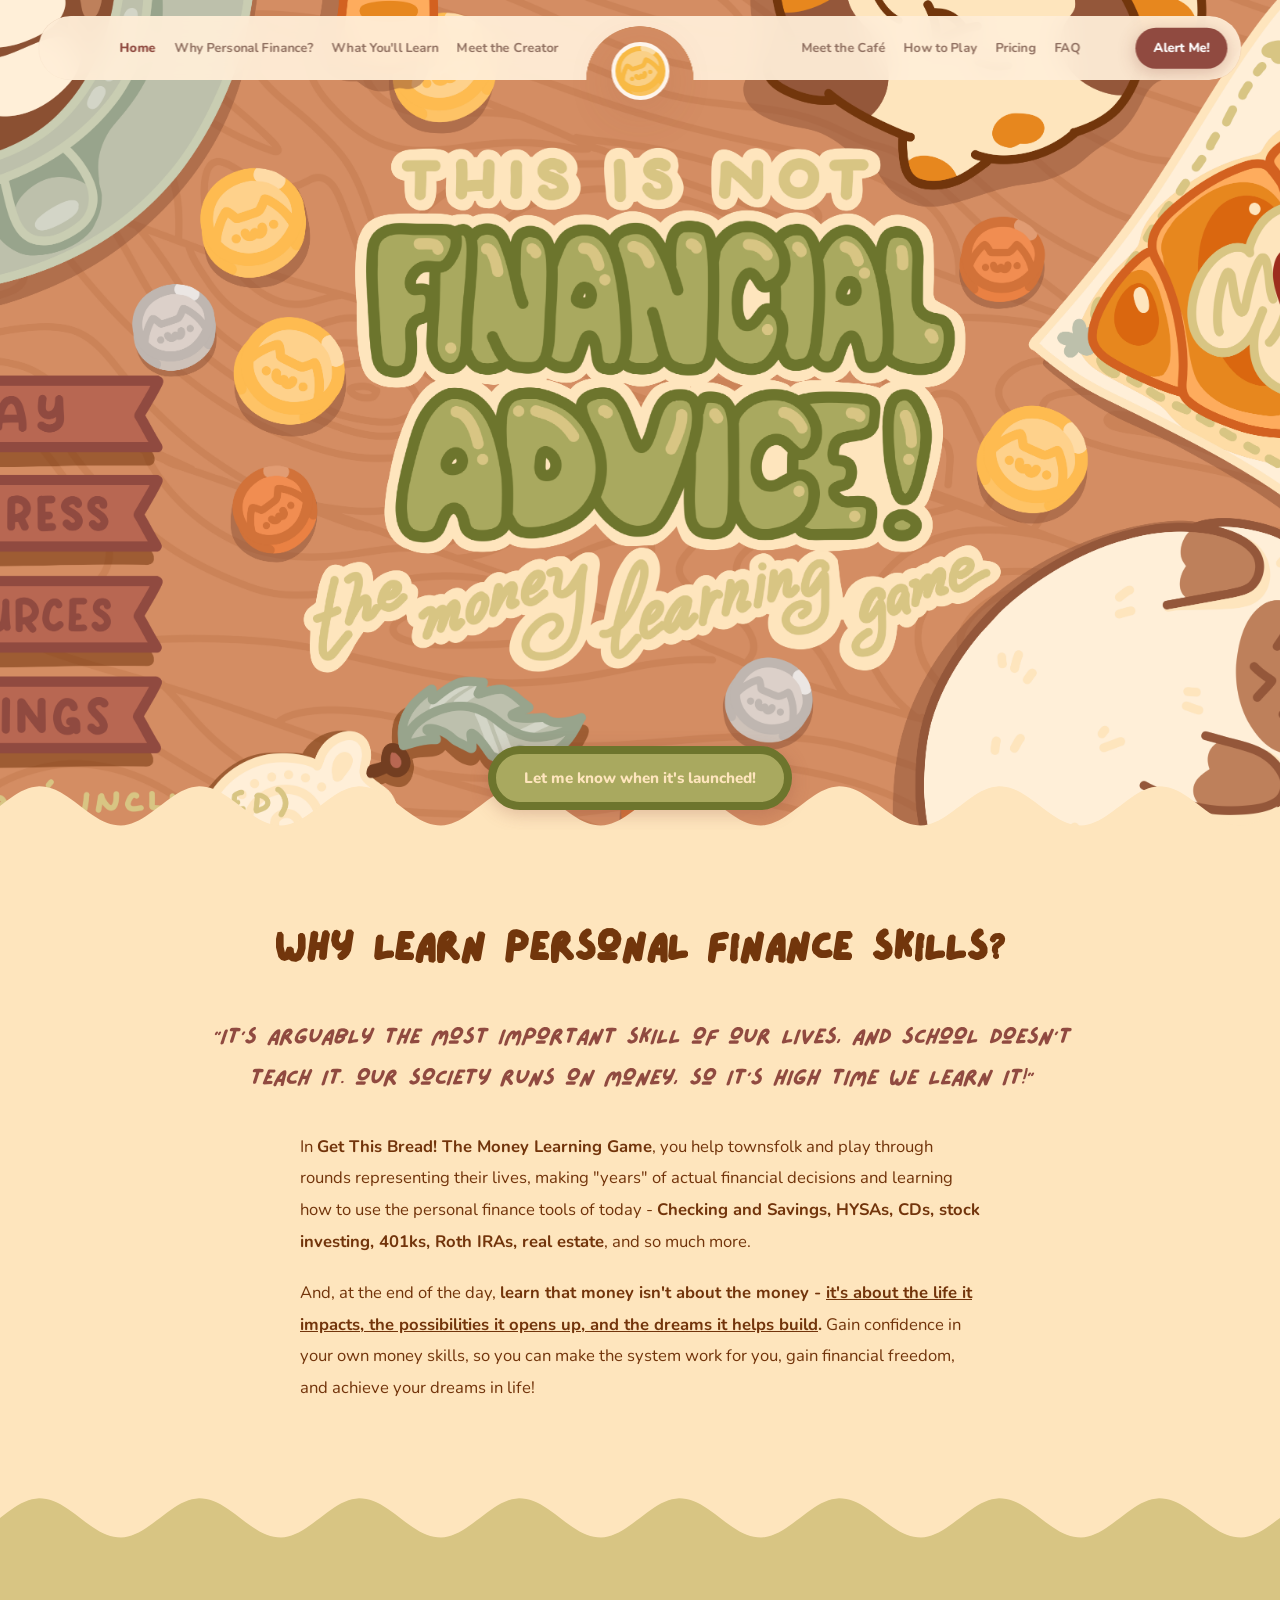
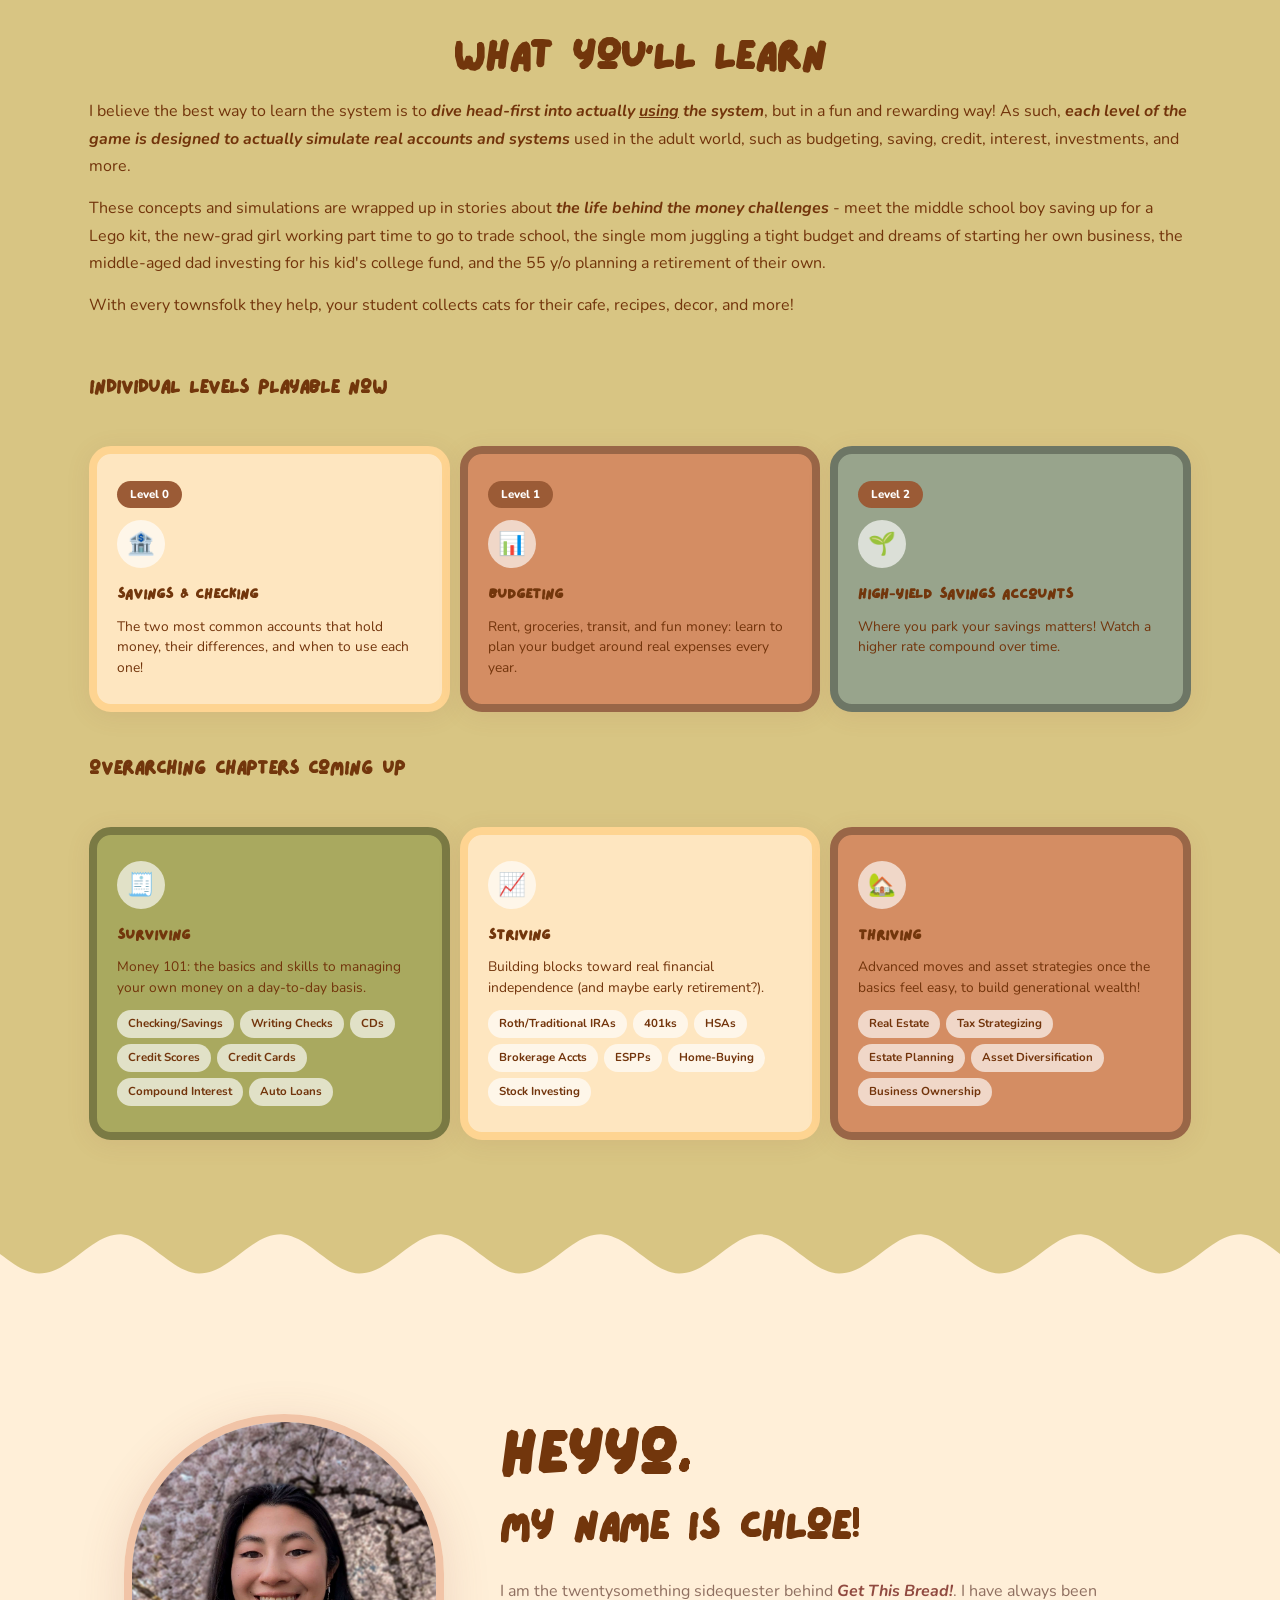
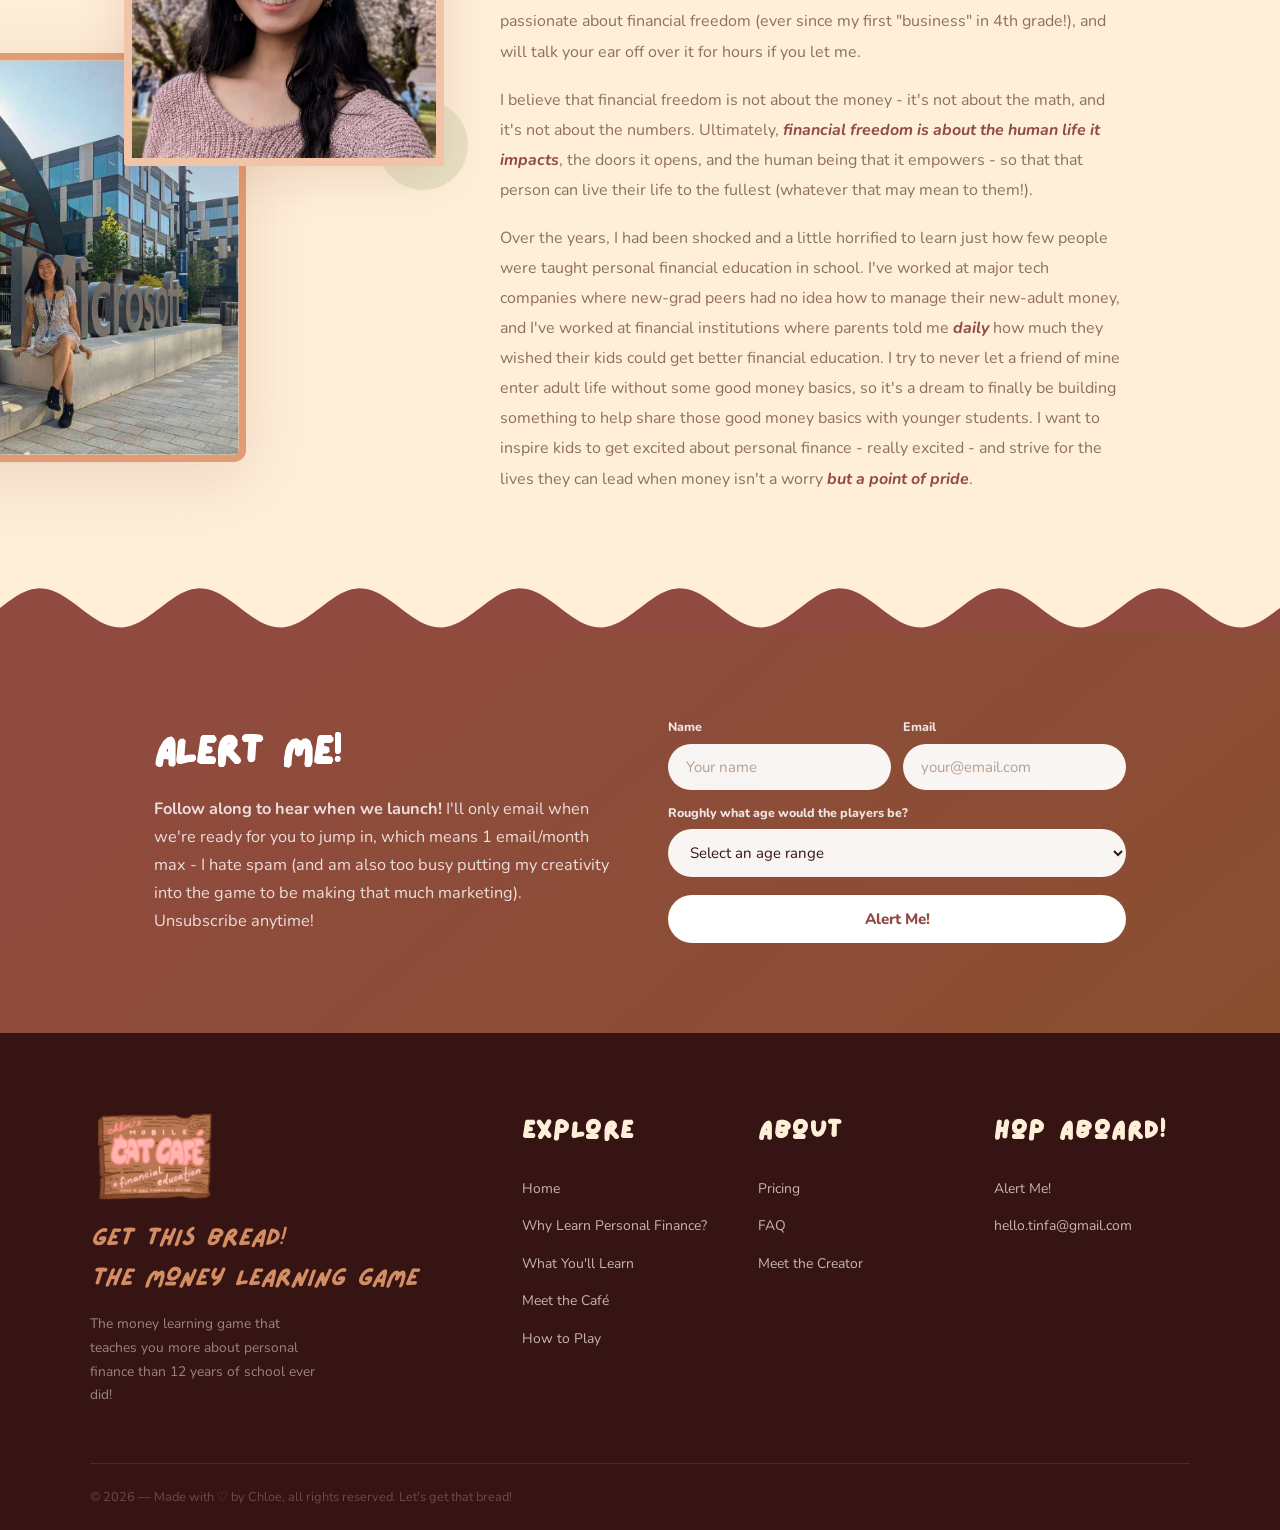
<file: index.html>
<!DOCTYPE html>
<html lang="en">
<head>
  <meta charset="UTF-8">
  <meta name="viewport" content="width=device-width, initial-scale=1.0">
  <meta name="description" content="&quot;It's arguably the most important skill of our lives, and school doesn't teach it. Our society runs on money, so it's high time we learn it!&quot;">
  <title>Get This Bread! The Money Learning Game</title>

  <meta property="og:type" content="website">
  <meta property="og:site_name" content="Get This Bread!">
  <meta property="og:url" content="https://thisisnotfinancialadvice.app/">
  <meta property="og:title" content="Get This Bread! The Money Learning Game">
  <meta property="og:description" content="&quot;It's arguably the most important skill of our lives, and school doesn't teach it. Our society runs on money, so it's high time we learn it!&quot;">
  <meta property="og:image" content="https://thisisnotfinancialadvice.app/assets/full-titlepage.png">

  <meta name="twitter:card" content="summary_large_image">
  <meta name="twitter:title" content="Get This Bread! The Money Learning Game">
  <meta name="twitter:description" content="&quot;It's arguably the most important skill of our lives, and school doesn't teach it. Our society runs on money, so it's high time we learn it!&quot;">
  <meta name="twitter:image" content="https://thisisnotfinancialadvice.app/assets/full-titlepage.png">

  <link rel="preconnect" href="https://fonts.googleapis.com">
  <link rel="preconnect" href="https://fonts.gstatic.com" crossorigin>
  <link href="https://fonts.googleapis.com/css2?family=Playfair+Display:ital,wght@0,400;0,600;0,700;1,400;1,700&family=Nunito:wght@300;400;500;600;700;800;900&family=Dancing+Script:wght@500;600;700&display=swap" rel="stylesheet">
  <link rel="stylesheet" href="./styles.css">
</head>

<body>

  <!-- ── NAV ── -->
  <div class="nav-wrap">
    <a href="#hero" class="nav-badge" id="navBadge" aria-label="Home">
      <img src="./assets/newcoin-logo.png" alt="GTB logo">
    </a>
    <div class="coin-burst" id="coinBurst" aria-hidden="true"></div>
    <nav class="nav">
      <ul class="nav-links">
        <li><a href="#hero">Home</a></li>
        <li><a href="#why-learn">Why Personal Finance?</a></li>
        <li><a href="#learn">What You'll Learn</a></li>
        <li><a href="#creator">Meet the Creator</a></li>
      </ul>
      <ul class="nav-links">
        <li><a href="world.html#cafe">Meet the Café</a></li>
        <li><a href="world.html#how-to-play">How to Play</a></li>
        <li><a href="pricing.html#pricing">Pricing</a></li>
        <li><a href="pricing.html#faq">FAQ</a></li>
      </ul>
      <div class="nav-actions">
        <a href="#alert" class="btn-alert">Alert Me!</a>
      </div>
    </nav>
  </div>

  <!-- ── HOME / HERO ── -->
  <section class="home-hero" id="hero">
    <img src="./assets/full-titlepage.png" alt="Get This Bread! The Money Learning Game — title art" class="home-banner" id="homeBanner">
    <div class="home-wave-strip" aria-hidden="true">
      <svg viewBox="0 0 1440 56" preserveAspectRatio="none" xmlns="http://www.w3.org/2000/svg">
        <path d="M0,28.00 L4,24.94 L8,21.94 L12,19.05 L16,16.34 L20,13.86 L24,11.65 L28,9.76 L32,8.23 L36,7.08 L40,6.33 L44,6.01 L48,6.12 L52,6.65 L56,7.60 L60,8.95 L64,10.66 L68,12.72 L72,15.07 L76,17.67 L80,20.48 L84,23.43 L88,26.47 L92,29.53 L96,32.57 L100,35.52 L104,38.33 L108,40.93 L112,43.28 L116,45.34 L120,47.05 L124,48.40 L128,49.35 L132,49.88 L136,49.99 L140,49.67 L144,48.92 L148,47.77 L152,46.24 L156,44.35 L160,42.14 L164,39.66 L168,36.95 L172,34.06 L176,31.06 L180,28.00 L184,24.94 L188,21.94 L192,19.05 L196,16.34 L200,13.86 L204,11.65 L208,9.76 L212,8.23 L216,7.08 L220,6.33 L224,6.01 L228,6.12 L232,6.65 L236,7.60 L240,8.95 L244,10.66 L248,12.72 L252,15.07 L256,17.67 L260,20.48 L264,23.43 L268,26.47 L272,29.53 L276,32.57 L280,35.52 L284,38.33 L288,40.93 L292,43.28 L296,45.34 L300,47.05 L304,48.40 L308,49.35 L312,49.88 L316,49.99 L320,49.67 L324,48.92 L328,47.77 L332,46.24 L336,44.35 L340,42.14 L344,39.66 L348,36.95 L352,34.06 L356,31.06 L360,28.00 L364,24.94 L368,21.94 L372,19.05 L376,16.34 L380,13.86 L384,11.65 L388,9.76 L392,8.23 L396,7.08 L400,6.33 L404,6.01 L408,6.12 L412,6.65 L416,7.60 L420,8.95 L424,10.66 L428,12.72 L432,15.07 L436,17.67 L440,20.48 L444,23.43 L448,26.47 L452,29.53 L456,32.57 L460,35.52 L464,38.33 L468,40.93 L472,43.28 L476,45.34 L480,47.05 L484,48.40 L488,49.35 L492,49.88 L496,49.99 L500,49.67 L504,48.92 L508,47.77 L512,46.24 L516,44.35 L520,42.14 L524,39.66 L528,36.95 L532,34.06 L536,31.06 L540,28.00 L544,24.94 L548,21.94 L552,19.05 L556,16.34 L560,13.86 L564,11.65 L568,9.76 L572,8.23 L576,7.08 L580,6.33 L584,6.01 L588,6.12 L592,6.65 L596,7.60 L600,8.95 L604,10.66 L608,12.72 L612,15.07 L616,17.67 L620,20.48 L624,23.43 L628,26.47 L632,29.53 L636,32.57 L640,35.52 L644,38.33 L648,40.93 L652,43.28 L656,45.34 L660,47.05 L664,48.40 L668,49.35 L672,49.88 L676,49.99 L680,49.67 L684,48.92 L688,47.77 L692,46.24 L696,44.35 L700,42.14 L704,39.66 L708,36.95 L712,34.06 L716,31.06 L720,28.00 L724,24.94 L728,21.94 L732,19.05 L736,16.34 L740,13.86 L744,11.65 L748,9.76 L752,8.23 L756,7.08 L760,6.33 L764,6.01 L768,6.12 L772,6.65 L776,7.60 L780,8.95 L784,10.66 L788,12.72 L792,15.07 L796,17.67 L800,20.48 L804,23.43 L808,26.47 L812,29.53 L816,32.57 L820,35.52 L824,38.33 L828,40.93 L832,43.28 L836,45.34 L840,47.05 L844,48.40 L848,49.35 L852,49.88 L856,49.99 L860,49.67 L864,48.92 L868,47.77 L872,46.24 L876,44.35 L880,42.14 L884,39.66 L888,36.95 L892,34.06 L896,31.06 L900,28.00 L904,24.94 L908,21.94 L912,19.05 L916,16.34 L920,13.86 L924,11.65 L928,9.76 L932,8.23 L936,7.08 L940,6.33 L944,6.01 L948,6.12 L952,6.65 L956,7.60 L960,8.95 L964,10.66 L968,12.72 L972,15.07 L976,17.67 L980,20.48 L984,23.43 L988,26.47 L992,29.53 L996,32.57 L1000,35.52 L1004,38.33 L1008,40.93 L1012,43.28 L1016,45.34 L1020,47.05 L1024,48.40 L1028,49.35 L1032,49.88 L1036,49.99 L1040,49.67 L1044,48.92 L1048,47.77 L1052,46.24 L1056,44.35 L1060,42.14 L1064,39.66 L1068,36.95 L1072,34.06 L1076,31.06 L1080,28.00 L1084,24.94 L1088,21.94 L1092,19.05 L1096,16.34 L1100,13.86 L1104,11.65 L1108,9.76 L1112,8.23 L1116,7.08 L1120,6.33 L1124,6.01 L1128,6.12 L1132,6.65 L1136,7.60 L1140,8.95 L1144,10.66 L1148,12.72 L1152,15.07 L1156,17.67 L1160,20.48 L1164,23.43 L1168,26.47 L1172,29.53 L1176,32.57 L1180,35.52 L1184,38.33 L1188,40.93 L1192,43.28 L1196,45.34 L1200,47.05 L1204,48.40 L1208,49.35 L1212,49.88 L1216,49.99 L1220,49.67 L1224,48.92 L1228,47.77 L1232,46.24 L1236,44.35 L1240,42.14 L1244,39.66 L1248,36.95 L1252,34.06 L1256,31.06 L1260,28.00 L1264,24.94 L1268,21.94 L1272,19.05 L1276,16.34 L1280,13.86 L1284,11.65 L1288,9.76 L1292,8.23 L1296,7.08 L1300,6.33 L1304,6.01 L1308,6.12 L1312,6.65 L1316,7.60 L1320,8.95 L1324,10.66 L1328,12.72 L1332,15.07 L1336,17.67 L1340,20.48 L1344,23.43 L1348,26.47 L1352,29.53 L1356,32.57 L1360,35.52 L1364,38.33 L1368,40.93 L1372,43.28 L1376,45.34 L1380,47.05 L1384,48.40 L1388,49.35 L1392,49.88 L1396,49.99 L1400,49.67 L1404,48.92 L1408,47.77 L1412,46.24 L1416,44.35 L1420,42.14 L1424,39.66 L1428,36.95 L1432,34.06 L1436,31.06 L1440,28.00 L1440,56 L0,56 Z" fill="#fee5bd"/>
      </svg>
    </div>
    <div class="home-hero-cta">
      <a href="#alert" class="btn-rose">Let me know when it's launched!</a>
    </div>
  </section>

  <section id="why-learn" style="background: #fee5bd; position: relative;">
    <img src="./assets/silver-coin.png" alt="" class="coin-decor" style="width:180px; top:12%; right:3%; --r:-8deg; transform-origin: top right;">
    <div class="section-inner centered">
      <div class="reveal" style="margin-bottom:40px;">
        <h2>Why Learn Personal Finance Skills?</h2>
      </div>
      <p class="prose-lede reveal">
        "It's arguably the most important skill of our lives, and school doesn't teach it. Our society runs on money, so it's high time we learn it!"
      </p>
      <div class="prose-block">
        <p class="prose-body reveal reveal-d1">
          In <strong>Get This Bread! The Money Learning Game</strong>, you help townsfolk and play through rounds representing their lives, making "years" of actual financial decisions and learning how to use the personal finance tools of today - <strong>Checking and Savings, HYSAs, CDs, stock investing, 401ks, Roth IRAs, real estate</strong>, and so much more.
        </p>
        <p class="prose-body reveal reveal-d2">
          And, at the end of the day, <strong>learn that money isn't about the money - <u>it's about the life it impacts, the possibilities it opens up, and the dreams it helps build</u>.</strong> Gain confidence in your own money skills, so you can make the system work for you, gain financial freedom, and achieve your dreams in life!
        </p>
      </div>
    </div>
  </section>

  <!-- wave -->
  <div class="wave" aria-hidden="true" style="background: #fee5bd; --seam-color: #d8c583;">
    <svg viewBox="0 0 1440 56" preserveAspectRatio="none" xmlns="http://www.w3.org/2000/svg">
      <path d="M0,28.00 L4,24.94 L8,21.94 L12,19.05 L16,16.34 L20,13.86 L24,11.65 L28,9.76 L32,8.23 L36,7.08 L40,6.33 L44,6.01 L48,6.12 L52,6.65 L56,7.60 L60,8.95 L64,10.66 L68,12.72 L72,15.07 L76,17.67 L80,20.48 L84,23.43 L88,26.47 L92,29.53 L96,32.57 L100,35.52 L104,38.33 L108,40.93 L112,43.28 L116,45.34 L120,47.05 L124,48.40 L128,49.35 L132,49.88 L136,49.99 L140,49.67 L144,48.92 L148,47.77 L152,46.24 L156,44.35 L160,42.14 L164,39.66 L168,36.95 L172,34.06 L176,31.06 L180,28.00 L184,24.94 L188,21.94 L192,19.05 L196,16.34 L200,13.86 L204,11.65 L208,9.76 L212,8.23 L216,7.08 L220,6.33 L224,6.01 L228,6.12 L232,6.65 L236,7.60 L240,8.95 L244,10.66 L248,12.72 L252,15.07 L256,17.67 L260,20.48 L264,23.43 L268,26.47 L272,29.53 L276,32.57 L280,35.52 L284,38.33 L288,40.93 L292,43.28 L296,45.34 L300,47.05 L304,48.40 L308,49.35 L312,49.88 L316,49.99 L320,49.67 L324,48.92 L328,47.77 L332,46.24 L336,44.35 L340,42.14 L344,39.66 L348,36.95 L352,34.06 L356,31.06 L360,28.00 L364,24.94 L368,21.94 L372,19.05 L376,16.34 L380,13.86 L384,11.65 L388,9.76 L392,8.23 L396,7.08 L400,6.33 L404,6.01 L408,6.12 L412,6.65 L416,7.60 L420,8.95 L424,10.66 L428,12.72 L432,15.07 L436,17.67 L440,20.48 L444,23.43 L448,26.47 L452,29.53 L456,32.57 L460,35.52 L464,38.33 L468,40.93 L472,43.28 L476,45.34 L480,47.05 L484,48.40 L488,49.35 L492,49.88 L496,49.99 L500,49.67 L504,48.92 L508,47.77 L512,46.24 L516,44.35 L520,42.14 L524,39.66 L528,36.95 L532,34.06 L536,31.06 L540,28.00 L544,24.94 L548,21.94 L552,19.05 L556,16.34 L560,13.86 L564,11.65 L568,9.76 L572,8.23 L576,7.08 L580,6.33 L584,6.01 L588,6.12 L592,6.65 L596,7.60 L600,8.95 L604,10.66 L608,12.72 L612,15.07 L616,17.67 L620,20.48 L624,23.43 L628,26.47 L632,29.53 L636,32.57 L640,35.52 L644,38.33 L648,40.93 L652,43.28 L656,45.34 L660,47.05 L664,48.40 L668,49.35 L672,49.88 L676,49.99 L680,49.67 L684,48.92 L688,47.77 L692,46.24 L696,44.35 L700,42.14 L704,39.66 L708,36.95 L712,34.06 L716,31.06 L720,28.00 L724,24.94 L728,21.94 L732,19.05 L736,16.34 L740,13.86 L744,11.65 L748,9.76 L752,8.23 L756,7.08 L760,6.33 L764,6.01 L768,6.12 L772,6.65 L776,7.60 L780,8.95 L784,10.66 L788,12.72 L792,15.07 L796,17.67 L800,20.48 L804,23.43 L808,26.47 L812,29.53 L816,32.57 L820,35.52 L824,38.33 L828,40.93 L832,43.28 L836,45.34 L840,47.05 L844,48.40 L848,49.35 L852,49.88 L856,49.99 L860,49.67 L864,48.92 L868,47.77 L872,46.24 L876,44.35 L880,42.14 L884,39.66 L888,36.95 L892,34.06 L896,31.06 L900,28.00 L904,24.94 L908,21.94 L912,19.05 L916,16.34 L920,13.86 L924,11.65 L928,9.76 L932,8.23 L936,7.08 L940,6.33 L944,6.01 L948,6.12 L952,6.65 L956,7.60 L960,8.95 L964,10.66 L968,12.72 L972,15.07 L976,17.67 L980,20.48 L984,23.43 L988,26.47 L992,29.53 L996,32.57 L1000,35.52 L1004,38.33 L1008,40.93 L1012,43.28 L1016,45.34 L1020,47.05 L1024,48.40 L1028,49.35 L1032,49.88 L1036,49.99 L1040,49.67 L1044,48.92 L1048,47.77 L1052,46.24 L1056,44.35 L1060,42.14 L1064,39.66 L1068,36.95 L1072,34.06 L1076,31.06 L1080,28.00 L1084,24.94 L1088,21.94 L1092,19.05 L1096,16.34 L1100,13.86 L1104,11.65 L1108,9.76 L1112,8.23 L1116,7.08 L1120,6.33 L1124,6.01 L1128,6.12 L1132,6.65 L1136,7.60 L1140,8.95 L1144,10.66 L1148,12.72 L1152,15.07 L1156,17.67 L1160,20.48 L1164,23.43 L1168,26.47 L1172,29.53 L1176,32.57 L1180,35.52 L1184,38.33 L1188,40.93 L1192,43.28 L1196,45.34 L1200,47.05 L1204,48.40 L1208,49.35 L1212,49.88 L1216,49.99 L1220,49.67 L1224,48.92 L1228,47.77 L1232,46.24 L1236,44.35 L1240,42.14 L1244,39.66 L1248,36.95 L1252,34.06 L1256,31.06 L1260,28.00 L1264,24.94 L1268,21.94 L1272,19.05 L1276,16.34 L1280,13.86 L1284,11.65 L1288,9.76 L1292,8.23 L1296,7.08 L1300,6.33 L1304,6.01 L1308,6.12 L1312,6.65 L1316,7.60 L1320,8.95 L1324,10.66 L1328,12.72 L1332,15.07 L1336,17.67 L1340,20.48 L1344,23.43 L1348,26.47 L1352,29.53 L1356,32.57 L1360,35.52 L1364,38.33 L1368,40.93 L1372,43.28 L1376,45.34 L1380,47.05 L1384,48.40 L1388,49.35 L1392,49.88 L1396,49.99 L1400,49.67 L1404,48.92 L1408,47.77 L1412,46.24 L1416,44.35 L1420,42.14 L1424,39.66 L1428,36.95 L1432,34.06 L1436,31.06 L1440,28.00 L1440,56 L0,56 Z" fill="#d8c583"/>
    </svg>
  </div>

  <!-- ── WHAT YOU'LL LEARN ── -->
  <section class="learn" id="learn" style="background: #d8c583; position: relative;">
    <img src="./assets/object-siamesecat.png" alt="" class="object-decor" style="width:650px; top:-400px; left:-145px; --r:-7deg; z-index:5; transform-origin: top left;">
    <img src="./assets/bronze-coin.png" alt="" class="coin-decor" style="width:230px; top:86%; left:7%; --r:-15deg; transform-origin: top left;">
    <img src="./assets/gold-coin.png" alt="" class="coin-decor" style="width:165px; top:58%; right:2.5%; --r:38deg; transform-origin: top right;">
    <div class="section-inner centered">
      <div class="reveal">
        <h2>What You'll Learn</h2>
        <p style="color:var(--text-mid); margin-top:12px; font-size:1rem; max-width:none; text-align:left;">
          I believe the best way to learn the system is to <strong><em>dive head-first into actually <u>using</u> the system</em></strong>, but in a fun and rewarding way! As such, <strong><em>each level of the game is designed to actually simulate real accounts and systems</em></strong> used in the adult world, such as budgeting, saving, credit, interest, investments, and more.
        </p>
        <p style="color:var(--text-mid); margin-top:14px; font-size:1rem; max-width:none; text-align:left;">
          These concepts and simulations are wrapped up in stories about <strong><em>the life behind the money challenges</em></strong> - meet the middle school boy saving up for a Lego kit, the new-grad girl working part time to go to trade school, the single mom juggling a tight budget and dreams of starting her own business, the middle-aged dad investing for his kid's college fund, and the 55 y/o planning a retirement of their own.
        </p>
        <p style="color:var(--text-mid); margin-top:14px; font-size:1rem; max-width:none; text-align:left;">
          With every townsfolk they help, your student collects cats for their cafe, recipes, decor, and more!
        </p>
      </div>

      <div style="margin-top:56px; text-align:left;">
        <h3 class="reveal" style="margin-bottom:4px;">Individual Levels Playable Now</h3>
        <div class="card-grid grid-3">
          <div class="badge-card c-rose reveal reveal-d1">
            <span class="level-tag">Level 0</span>
            <div class="badge-icon">🏦</div>
            <div class="badge-title">Savings &amp; Checking</div>
            <p class="badge-desc">The two most common accounts that hold money, their differences, and when to use each one!</p>
          </div>
          <div class="badge-card c-gold reveal reveal-d2">
            <span class="level-tag">Level 1</span>
            <div class="badge-icon">📊</div>
            <div class="badge-title">Budgeting</div>
            <p class="badge-desc">Rent, groceries, transit, and fun money: learn to plan your budget around real expenses every year.</p>
          </div>
          <div class="badge-card c-cream reveal reveal-d3">
            <span class="level-tag">Level 2</span>
            <div class="badge-icon">🌱</div>
            <div class="badge-title">High-Yield Savings Accounts</div>
            <p class="badge-desc">Where you park your savings matters! Watch a higher rate compound over time.</p>
          </div>
        </div>
      </div>

      <div style="margin-top:44px; text-align:left;">
        <h3 class="reveal" style="margin-bottom:4px;">Overarching Chapters Coming Up</h3>
        <div class="card-grid grid-3">
          <div class="badge-card c-sage reveal reveal-d1">
            <div class="badge-icon">🧾</div>
            <div class="badge-title">Surviving</div>
            <p class="badge-desc">Money 101: the basics and skills to managing your own money on a day-to-day basis.</p>
            <div class="badge-tags">
              <span>Checking/Savings</span><span>Writing Checks</span><span>CDs</span><span>Credit Scores</span><span>Credit Cards</span><span>Compound Interest</span><span>Auto Loans</span>
            </div>
          </div>
          <div class="badge-card c-rose reveal reveal-d2">
            <div class="badge-icon">📈</div>
            <div class="badge-title">Striving</div>
            <p class="badge-desc">Building blocks toward real financial independence (and maybe early retirement?).</p>
            <div class="badge-tags">
              <span>Roth/Traditional IRAs</span><span>401ks</span><span>HSAs</span><span>Brokerage Accts</span><span>ESPPs</span><span>Home-Buying</span><span>Stock Investing</span>
            </div>
          </div>
          <div class="badge-card c-gold reveal reveal-d3">
            <div class="badge-icon">🏡</div>
            <div class="badge-title">Thriving</div>
            <p class="badge-desc">Advanced moves and asset strategies once the basics feel easy, to build generational wealth!</p>
            <div class="badge-tags">
              <span>Real Estate</span><span>Tax Strategizing</span><span>Estate Planning</span><span>Asset Diversification</span><span>Business Ownership</span>
            </div>
          </div>
        </div>
      </div>
    </div>
  </section>

  <!-- wave -->
  <div class="wave" aria-hidden="true" style="background: #d8c583; --seam-color: var(--bg-alt);">
    <svg viewBox="0 0 1440 56" preserveAspectRatio="none" xmlns="http://www.w3.org/2000/svg">
      <path d="M0,28.00 L4,31.06 L8,34.06 L12,36.95 L16,39.66 L20,42.14 L24,44.35 L28,46.24 L32,47.77 L36,48.92 L40,49.67 L44,49.99 L48,49.88 L52,49.35 L56,48.40 L60,47.05 L64,45.34 L68,43.28 L72,40.93 L76,38.33 L80,35.52 L84,32.57 L88,29.53 L92,26.47 L96,23.43 L100,20.48 L104,17.67 L108,15.07 L112,12.72 L116,10.66 L120,8.95 L124,7.60 L128,6.65 L132,6.12 L136,6.01 L140,6.33 L144,7.08 L148,8.23 L152,9.76 L156,11.65 L160,13.86 L164,16.34 L168,19.05 L172,21.94 L176,24.94 L180,28.00 L184,31.06 L188,34.06 L192,36.95 L196,39.66 L200,42.14 L204,44.35 L208,46.24 L212,47.77 L216,48.92 L220,49.67 L224,49.99 L228,49.88 L232,49.35 L236,48.40 L240,47.05 L244,45.34 L248,43.28 L252,40.93 L256,38.33 L260,35.52 L264,32.57 L268,29.53 L272,26.47 L276,23.43 L280,20.48 L284,17.67 L288,15.07 L292,12.72 L296,10.66 L300,8.95 L304,7.60 L308,6.65 L312,6.12 L316,6.01 L320,6.33 L324,7.08 L328,8.23 L332,9.76 L336,11.65 L340,13.86 L344,16.34 L348,19.05 L352,21.94 L356,24.94 L360,28.00 L364,31.06 L368,34.06 L372,36.95 L376,39.66 L380,42.14 L384,44.35 L388,46.24 L392,47.77 L396,48.92 L400,49.67 L404,49.99 L408,49.88 L412,49.35 L416,48.40 L420,47.05 L424,45.34 L428,43.28 L432,40.93 L436,38.33 L440,35.52 L444,32.57 L448,29.53 L452,26.47 L456,23.43 L460,20.48 L464,17.67 L468,15.07 L472,12.72 L476,10.66 L480,8.95 L484,7.60 L488,6.65 L492,6.12 L496,6.01 L500,6.33 L504,7.08 L508,8.23 L512,9.76 L516,11.65 L520,13.86 L524,16.34 L528,19.05 L532,21.94 L536,24.94 L540,28.00 L544,31.06 L548,34.06 L552,36.95 L556,39.66 L560,42.14 L564,44.35 L568,46.24 L572,47.77 L576,48.92 L580,49.67 L584,49.99 L588,49.88 L592,49.35 L596,48.40 L600,47.05 L604,45.34 L608,43.28 L612,40.93 L616,38.33 L620,35.52 L624,32.57 L628,29.53 L632,26.47 L636,23.43 L640,20.48 L644,17.67 L648,15.07 L652,12.72 L656,10.66 L660,8.95 L664,7.60 L668,6.65 L672,6.12 L676,6.01 L680,6.33 L684,7.08 L688,8.23 L692,9.76 L696,11.65 L700,13.86 L704,16.34 L708,19.05 L712,21.94 L716,24.94 L720,28.00 L724,31.06 L728,34.06 L732,36.95 L736,39.66 L740,42.14 L744,44.35 L748,46.24 L752,47.77 L756,48.92 L760,49.67 L764,49.99 L768,49.88 L772,49.35 L776,48.40 L780,47.05 L784,45.34 L788,43.28 L792,40.93 L796,38.33 L800,35.52 L804,32.57 L808,29.53 L812,26.47 L816,23.43 L820,20.48 L824,17.67 L828,15.07 L832,12.72 L836,10.66 L840,8.95 L844,7.60 L848,6.65 L852,6.12 L856,6.01 L860,6.33 L864,7.08 L868,8.23 L872,9.76 L876,11.65 L880,13.86 L884,16.34 L888,19.05 L892,21.94 L896,24.94 L900,28.00 L904,31.06 L908,34.06 L912,36.95 L916,39.66 L920,42.14 L924,44.35 L928,46.24 L932,47.77 L936,48.92 L940,49.67 L944,49.99 L948,49.88 L952,49.35 L956,48.40 L960,47.05 L964,45.34 L968,43.28 L972,40.93 L976,38.33 L980,35.52 L984,32.57 L988,29.53 L992,26.47 L996,23.43 L1000,20.48 L1004,17.67 L1008,15.07 L1012,12.72 L1016,10.66 L1020,8.95 L1024,7.60 L1028,6.65 L1032,6.12 L1036,6.01 L1040,6.33 L1044,7.08 L1048,8.23 L1052,9.76 L1056,11.65 L1060,13.86 L1064,16.34 L1068,19.05 L1072,21.94 L1076,24.94 L1080,28.00 L1084,31.06 L1088,34.06 L1092,36.95 L1096,39.66 L1100,42.14 L1104,44.35 L1108,46.24 L1112,47.77 L1116,48.92 L1120,49.67 L1124,49.99 L1128,49.88 L1132,49.35 L1136,48.40 L1140,47.05 L1144,45.34 L1148,43.28 L1152,40.93 L1156,38.33 L1160,35.52 L1164,32.57 L1168,29.53 L1172,26.47 L1176,23.43 L1180,20.48 L1184,17.67 L1188,15.07 L1192,12.72 L1196,10.66 L1200,8.95 L1204,7.60 L1208,6.65 L1212,6.12 L1216,6.01 L1220,6.33 L1224,7.08 L1228,8.23 L1232,9.76 L1236,11.65 L1240,13.86 L1244,16.34 L1248,19.05 L1252,21.94 L1256,24.94 L1260,28.00 L1264,31.06 L1268,34.06 L1272,36.95 L1276,39.66 L1280,42.14 L1284,44.35 L1288,46.24 L1292,47.77 L1296,48.92 L1300,49.67 L1304,49.99 L1308,49.88 L1312,49.35 L1316,48.40 L1320,47.05 L1324,45.34 L1328,43.28 L1332,40.93 L1336,38.33 L1340,35.52 L1344,32.57 L1348,29.53 L1352,26.47 L1356,23.43 L1360,20.48 L1364,17.67 L1368,15.07 L1372,12.72 L1376,10.66 L1380,8.95 L1384,7.60 L1388,6.65 L1392,6.12 L1396,6.01 L1400,6.33 L1404,7.08 L1408,8.23 L1412,9.76 L1416,11.65 L1420,13.86 L1424,16.34 L1428,19.05 L1432,21.94 L1436,24.94 L1440,28.00 L1440,56 L0,56 Z" fill="var(--bg-alt)"/>
    </svg>
  </div>

  <!-- ── MEET THE CREATOR ── -->
  <section class="creator" id="creator" style="background: var(--bg-alt); position: relative;">
    <img src="./assets/object-coffee.png" alt="" class="object-decor" style="width:560px; top:calc(100% - 580px); right:-125px; --r:9deg; z-index:5; transform-origin: top right;">
    <img src="./assets/gold-coin.png" alt="" class="coin-decor" style="width:150px; top:18%; left:2.5%; --r:16deg; transform-origin: top left;">
    <div class="section-inner">
      <div class="creator-grid">
        <div class="creator-photo-wrap reveal">
          <img src="./assets/chloe-pfp.jpg" alt="Chloe, creator of Get This Bread!" class="creator-photo">
          <img src="./assets/chloe-msft.jpg" alt="Chloe at the Microsoft campus" class="creator-photo-2">
          <div class="creator-blob"></div>
        </div>

        <div class="creator-copy">
          <h2 class="reveal creator-heading"><span style="font-size:1.5em;">Heyyo,</span><br>my name is Chloe!</h2>
          <p class="reveal reveal-d2">
            I am the twentysomething sidequester behind
            <em>Get This Bread!</em>. I have always been passionate about
            financial freedom (ever since my first "business" in 4th grade!), and will
            talk your ear off over it for hours if you let me.
          </p>
          <p class="reveal reveal-d2">
            I believe that financial freedom is not about the money - it's not about
            the math, and it's not about the numbers. Ultimately, <strong><em>financial freedom is
            about the human life it impacts</em></strong>, the doors it opens, and the human
            being that it empowers - so that that person can live their life to the
            fullest (whatever that may mean to them!).
          </p>
          <p class="reveal reveal-d3">
            Over the years, I had been shocked and a little horrified to learn just how
            few people were taught personal financial education in school. I've worked at
            major tech companies where new-grad peers had no idea how to manage their
            new-adult money, and I've worked at financial institutions where parents told
            me <em>daily</em> how much they wished their kids could get better financial
            education. I try to never let a friend of mine enter adult life without some
            good money basics, so it's a dream to finally be building something to help
            share those good money basics with younger students. I want to inspire kids
            to get excited about personal finance - really excited - and strive for the
            lives they can lead when money isn't a worry <em>but a point of pride</em>.
          </p>
        </div>
      </div>
    </div>
  </section>

  <!-- wave -->
  <div class="wave" aria-hidden="true" style="background: var(--bg-alt); margin-bottom: -6px; --seam-color: var(--rose);">
    <svg viewBox="0 0 1440 56" preserveAspectRatio="none" xmlns="http://www.w3.org/2000/svg">
      <path d="M0,28.00 L4,24.94 L8,21.94 L12,19.05 L16,16.34 L20,13.86 L24,11.65 L28,9.76 L32,8.23 L36,7.08 L40,6.33 L44,6.01 L48,6.12 L52,6.65 L56,7.60 L60,8.95 L64,10.66 L68,12.72 L72,15.07 L76,17.67 L80,20.48 L84,23.43 L88,26.47 L92,29.53 L96,32.57 L100,35.52 L104,38.33 L108,40.93 L112,43.28 L116,45.34 L120,47.05 L124,48.40 L128,49.35 L132,49.88 L136,49.99 L140,49.67 L144,48.92 L148,47.77 L152,46.24 L156,44.35 L160,42.14 L164,39.66 L168,36.95 L172,34.06 L176,31.06 L180,28.00 L184,24.94 L188,21.94 L192,19.05 L196,16.34 L200,13.86 L204,11.65 L208,9.76 L212,8.23 L216,7.08 L220,6.33 L224,6.01 L228,6.12 L232,6.65 L236,7.60 L240,8.95 L244,10.66 L248,12.72 L252,15.07 L256,17.67 L260,20.48 L264,23.43 L268,26.47 L272,29.53 L276,32.57 L280,35.52 L284,38.33 L288,40.93 L292,43.28 L296,45.34 L300,47.05 L304,48.40 L308,49.35 L312,49.88 L316,49.99 L320,49.67 L324,48.92 L328,47.77 L332,46.24 L336,44.35 L340,42.14 L344,39.66 L348,36.95 L352,34.06 L356,31.06 L360,28.00 L364,24.94 L368,21.94 L372,19.05 L376,16.34 L380,13.86 L384,11.65 L388,9.76 L392,8.23 L396,7.08 L400,6.33 L404,6.01 L408,6.12 L412,6.65 L416,7.60 L420,8.95 L424,10.66 L428,12.72 L432,15.07 L436,17.67 L440,20.48 L444,23.43 L448,26.47 L452,29.53 L456,32.57 L460,35.52 L464,38.33 L468,40.93 L472,43.28 L476,45.34 L480,47.05 L484,48.40 L488,49.35 L492,49.88 L496,49.99 L500,49.67 L504,48.92 L508,47.77 L512,46.24 L516,44.35 L520,42.14 L524,39.66 L528,36.95 L532,34.06 L536,31.06 L540,28.00 L544,24.94 L548,21.94 L552,19.05 L556,16.34 L560,13.86 L564,11.65 L568,9.76 L572,8.23 L576,7.08 L580,6.33 L584,6.01 L588,6.12 L592,6.65 L596,7.60 L600,8.95 L604,10.66 L608,12.72 L612,15.07 L616,17.67 L620,20.48 L624,23.43 L628,26.47 L632,29.53 L636,32.57 L640,35.52 L644,38.33 L648,40.93 L652,43.28 L656,45.34 L660,47.05 L664,48.40 L668,49.35 L672,49.88 L676,49.99 L680,49.67 L684,48.92 L688,47.77 L692,46.24 L696,44.35 L700,42.14 L704,39.66 L708,36.95 L712,34.06 L716,31.06 L720,28.00 L724,24.94 L728,21.94 L732,19.05 L736,16.34 L740,13.86 L744,11.65 L748,9.76 L752,8.23 L756,7.08 L760,6.33 L764,6.01 L768,6.12 L772,6.65 L776,7.60 L780,8.95 L784,10.66 L788,12.72 L792,15.07 L796,17.67 L800,20.48 L804,23.43 L808,26.47 L812,29.53 L816,32.57 L820,35.52 L824,38.33 L828,40.93 L832,43.28 L836,45.34 L840,47.05 L844,48.40 L848,49.35 L852,49.88 L856,49.99 L860,49.67 L864,48.92 L868,47.77 L872,46.24 L876,44.35 L880,42.14 L884,39.66 L888,36.95 L892,34.06 L896,31.06 L900,28.00 L904,24.94 L908,21.94 L912,19.05 L916,16.34 L920,13.86 L924,11.65 L928,9.76 L932,8.23 L936,7.08 L940,6.33 L944,6.01 L948,6.12 L952,6.65 L956,7.60 L960,8.95 L964,10.66 L968,12.72 L972,15.07 L976,17.67 L980,20.48 L984,23.43 L988,26.47 L992,29.53 L996,32.57 L1000,35.52 L1004,38.33 L1008,40.93 L1012,43.28 L1016,45.34 L1020,47.05 L1024,48.40 L1028,49.35 L1032,49.88 L1036,49.99 L1040,49.67 L1044,48.92 L1048,47.77 L1052,46.24 L1056,44.35 L1060,42.14 L1064,39.66 L1068,36.95 L1072,34.06 L1076,31.06 L1080,28.00 L1084,24.94 L1088,21.94 L1092,19.05 L1096,16.34 L1100,13.86 L1104,11.65 L1108,9.76 L1112,8.23 L1116,7.08 L1120,6.33 L1124,6.01 L1128,6.12 L1132,6.65 L1136,7.60 L1140,8.95 L1144,10.66 L1148,12.72 L1152,15.07 L1156,17.67 L1160,20.48 L1164,23.43 L1168,26.47 L1172,29.53 L1176,32.57 L1180,35.52 L1184,38.33 L1188,40.93 L1192,43.28 L1196,45.34 L1200,47.05 L1204,48.40 L1208,49.35 L1212,49.88 L1216,49.99 L1220,49.67 L1224,48.92 L1228,47.77 L1232,46.24 L1236,44.35 L1240,42.14 L1244,39.66 L1248,36.95 L1252,34.06 L1256,31.06 L1260,28.00 L1264,24.94 L1268,21.94 L1272,19.05 L1276,16.34 L1280,13.86 L1284,11.65 L1288,9.76 L1292,8.23 L1296,7.08 L1300,6.33 L1304,6.01 L1308,6.12 L1312,6.65 L1316,7.60 L1320,8.95 L1324,10.66 L1328,12.72 L1332,15.07 L1336,17.67 L1340,20.48 L1344,23.43 L1348,26.47 L1352,29.53 L1356,32.57 L1360,35.52 L1364,38.33 L1368,40.93 L1372,43.28 L1376,45.34 L1380,47.05 L1384,48.40 L1388,49.35 L1392,49.88 L1396,49.99 L1400,49.67 L1404,48.92 L1408,47.77 L1412,46.24 L1416,44.35 L1420,42.14 L1424,39.66 L1428,36.95 L1432,34.06 L1436,31.06 L1440,28.00 L1440,56 L0,56 Z" fill="var(--rose)"/>
    </svg>
  </div>

  <!-- ── ALERT ME! ── -->
  <section class="alert-band" id="alert" style="position: relative;">
    <img src="./assets/silver-coin.png" alt="" class="coin-decor" style="width:190px; top:22%; right:3%; --r:-22deg; opacity:0.9; transform-origin: top right;">
    <img src="./assets/bronze-coin.png" alt="" class="coin-decor" style="width:135px; top:62%; left:2%; --r:-10deg; opacity:0.9; transform-origin: top left;">
    <div class="alert-inner">
      <div class="alert-grid">
        <div class="alert-copy">
          <h2 class="reveal">Alert Me!</h2>
          <p class="lede reveal reveal-d1">
            <strong>Follow along to hear when we launch!</strong> I'll only email when we're ready for you to jump in, which means 1 email/month max - I hate spam (and am also too busy putting my creativity into the game to be making that much marketing). Unsubscribe anytime!
          </p>
        </div>
        <div>
          <form class="alert-form reveal reveal-d2" id="alertForm"
                action="https://docs.google.com/forms/d/e/1FAIpQLSdATTymBp-sG5xV1onJNumWjYemLAJwViu1xzf4-3LTYyKGkQ/formResponse"
                method="POST" target="hidden_iframe">
            <div class="form-row">
              <div class="alert-field">
                <label for="nameInput">Name</label>
                <input type="text" class="alert-input" id="nameInput" name="entry.1255074534" placeholder="Your name" required>
              </div>
              <div class="alert-field">
                <label for="emailInput">Email</label>
                <input type="email" class="alert-input" id="emailInput" name="entry.792601790" placeholder="your@email.com" required>
              </div>
            </div>
            <div class="alert-field">
              <label for="ageInput">Roughly what age would the players be?</label>
              <select class="alert-select" id="ageInput" name="entry.1384885657" required>
                <option value="" disabled selected>Select an age range</option>
                <option>Under 10</option>
                <option>10-14</option>
                <option>15-18</option>
                <option>18-25</option>
                <option>25+</option>
                <option>Mixed ages / classroom</option>
              </select>
            </div>
            <button type="submit" class="btn-white">Alert Me!</button>
          </form>
          <iframe name="hidden_iframe" id="hidden_iframe" style="display:none;" aria-hidden="true"></iframe>
          <p class="alert-thanks" id="alertThanks">
            You're officially on the list! 🌱 We'll be in touch — promise.
          </p>
        </div>
      </div>
    </div>
  </section>

  <!-- ── FOOTER ── -->
  <footer>
    <div class="footer-top">
      <div>
        <div class="footer-brand">
          <img src="./assets/cat-cafe-logo.png" alt="GTB logo" class="footer-logo">
          <span class="footer-name">Get This Bread!<br>The Money Learning Game</span>
        </div>
        <p class="footer-blurb">The money learning game that teaches you more about personal finance than 12 years of school ever did!</p>
      </div>
      <div class="footer-col">
        <h5>Explore</h5>
        <ul>
          <li><a href="#hero">Home</a></li>
          <li><a href="#why-learn">Why Learn Personal Finance?</a></li>
          <li><a href="#learn">What You'll Learn</a></li>
          <li><a href="world.html#cafe">Meet the Café</a></li>
          <li><a href="world.html#how-to-play">How to Play</a></li>
        </ul>
      </div>
      <div class="footer-col">
        <h5>About</h5>
        <ul>
          <li><a href="pricing.html#pricing">Pricing</a></li>
          <li><a href="pricing.html#faq">FAQ</a></li>
          <li><a href="#creator">Meet the Creator</a></li>
        </ul>
      </div>
      <div class="footer-col">
        <h5>Hop Aboard!</h5>
        <ul>
          <li><a href="#alert">Alert Me!</a></li>
          <li><span>hello.tinfa@gmail.com</span></li>
        </ul>
      </div>
    </div>
    <div class="footer-bottom">
      <p class="footer-copy">© 2026 — Made with ♡ by Chloe, all rights reserved. Let's get that bread!</p>
    </div>
  </footer>

  <script src="./script.js"></script>
</body>
</html>
</file>
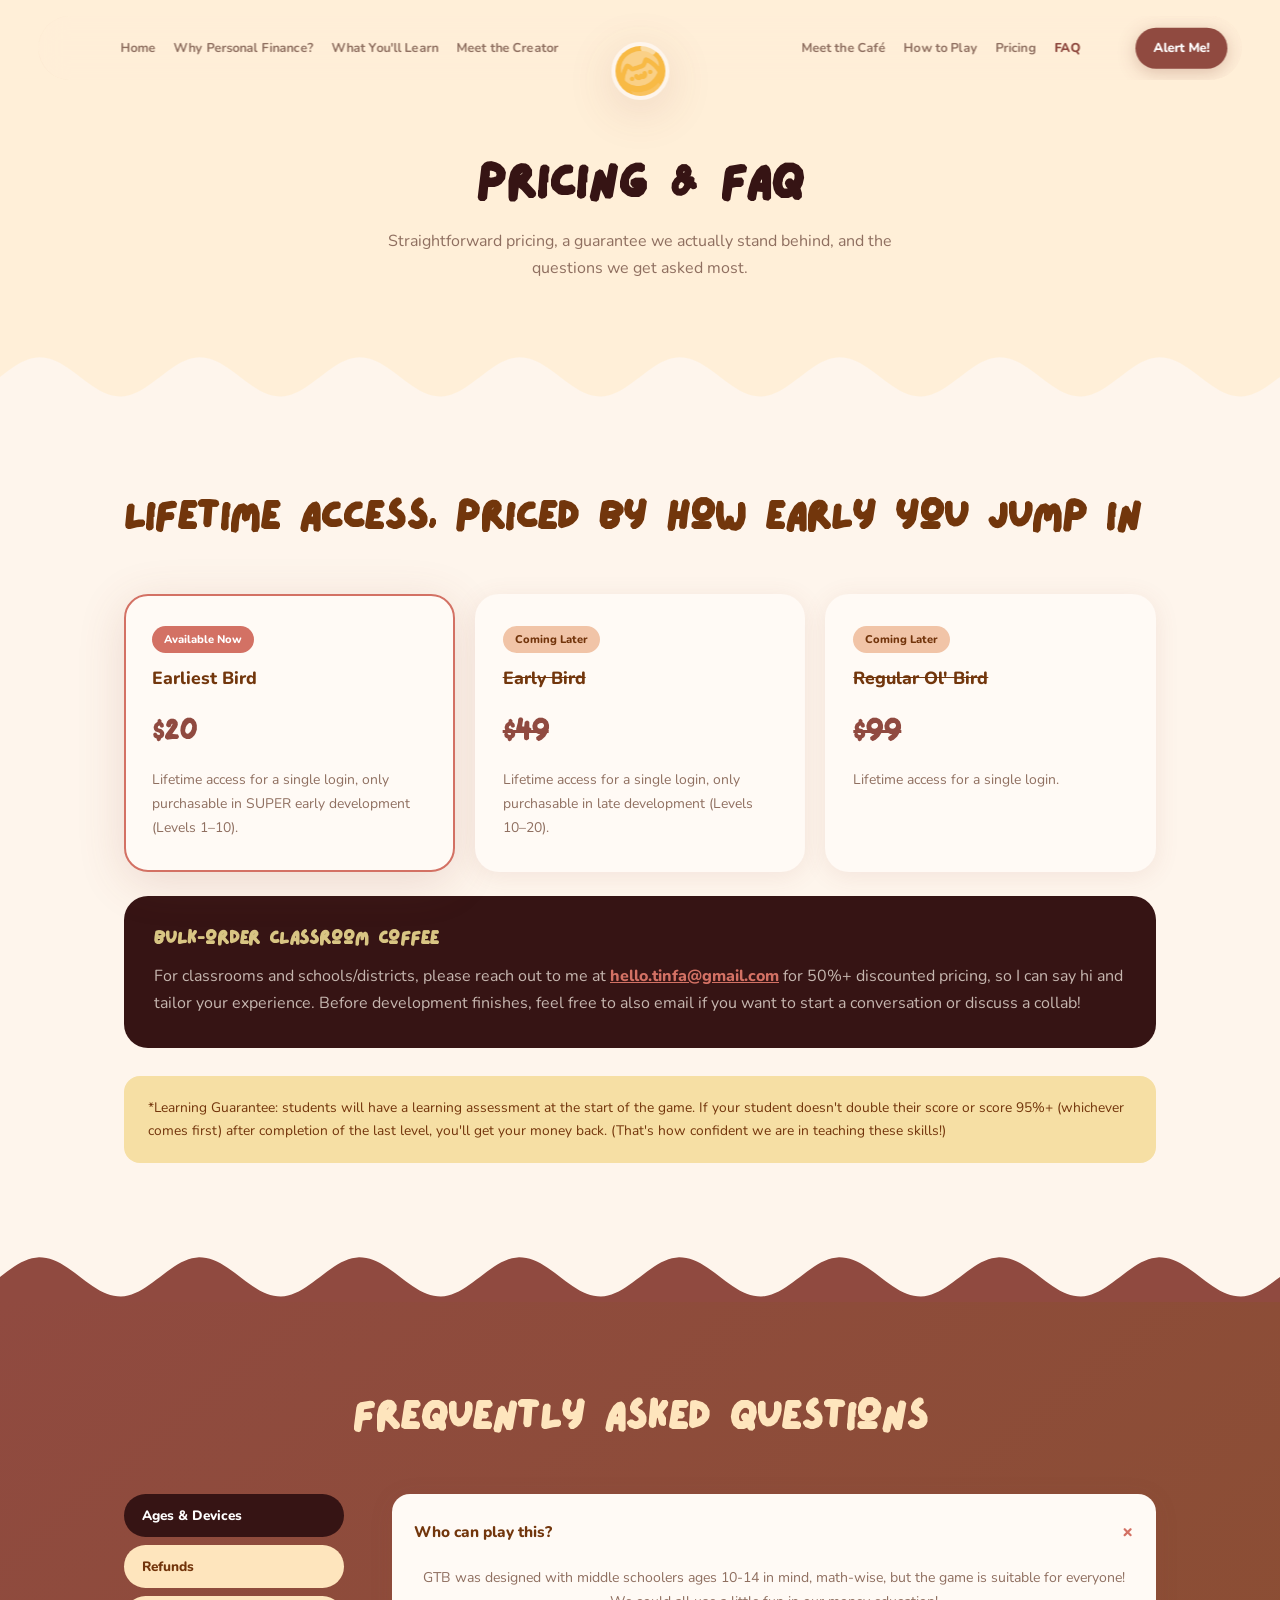
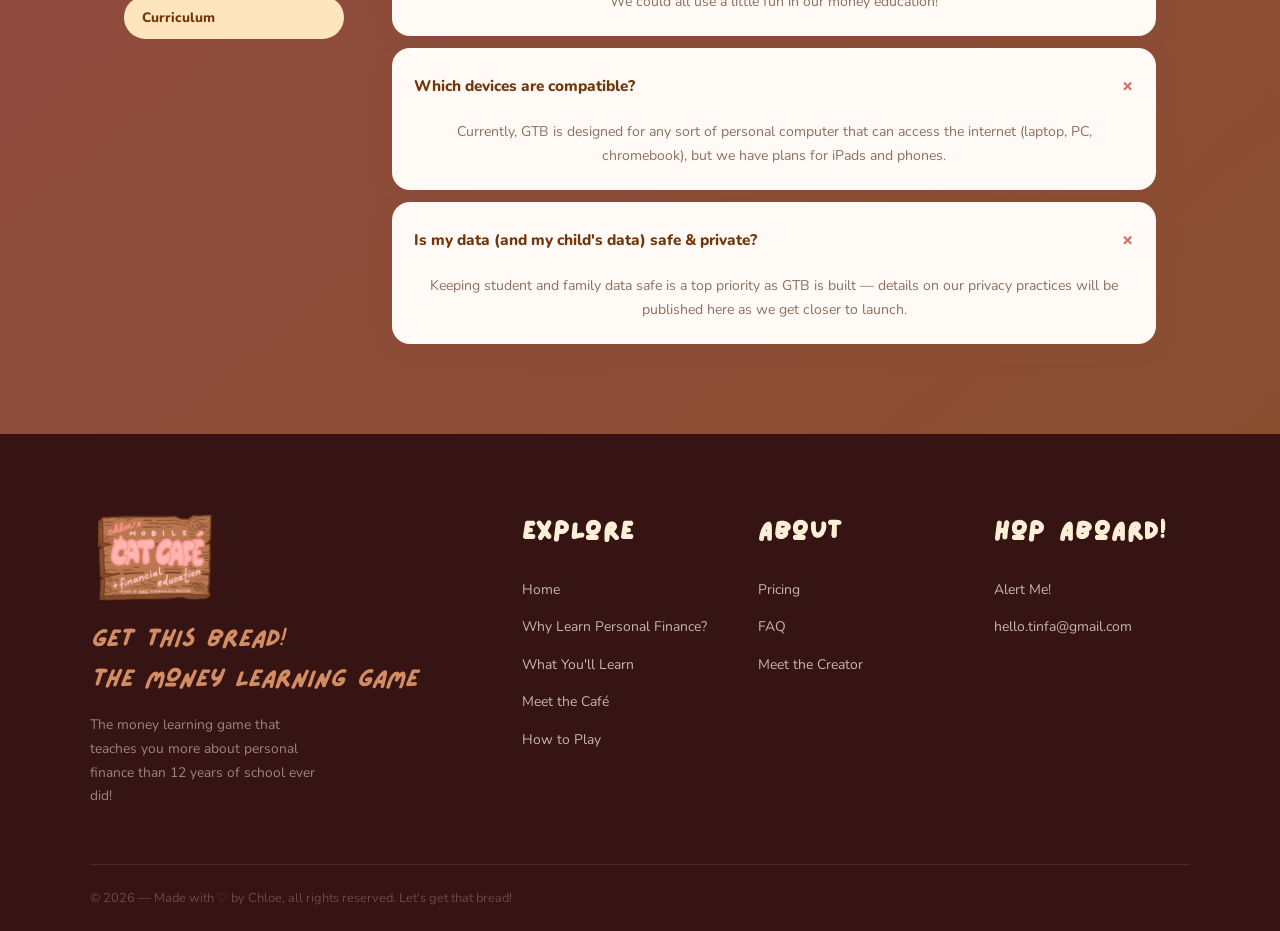
<file: pricing.html>
<!DOCTYPE html>
<html lang="en">
<head>
  <meta charset="UTF-8">
  <meta name="viewport" content="width=device-width, initial-scale=1.0">
  <meta name="description" content="Pricing and frequently asked questions for Get This Bread! The Money Learning Game.">
  <title>Pricing &amp; FAQ — Get This Bread!</title>

  <link rel="preconnect" href="https://fonts.googleapis.com">
  <link rel="preconnect" href="https://fonts.gstatic.com" crossorigin>
  <link href="https://fonts.googleapis.com/css2?family=Playfair+Display:ital,wght@0,400;0,600;0,700;1,400;1,700&family=Nunito:wght@300;400;500;600;700;800;900&family=Dancing+Script:wght@500;600;700&display=swap" rel="stylesheet">
  <link rel="stylesheet" href="./styles.css">
</head>

<body>

  <!-- ── NAV ── -->
  <div class="nav-wrap">
    <a href="index.html#hero" class="nav-badge" id="navBadge" aria-label="Home">
      <img src="./assets/newcoin-logo.png" alt="GTB logo">
    </a>
    <div class="coin-burst" id="coinBurst" aria-hidden="true"></div>
    <nav class="nav">
      <ul class="nav-links">
        <li><a href="index.html#hero">Home</a></li>
        <li><a href="index.html#why-learn">Why Personal Finance?</a></li>
        <li><a href="index.html#learn">What You'll Learn</a></li>
        <li><a href="index.html#creator">Meet the Creator</a></li>
      </ul>
      <ul class="nav-links">
        <li><a href="world.html#cafe">Meet the Café</a></li>
        <li><a href="world.html#how-to-play">How to Play</a></li>
        <li><a href="#pricing">Pricing</a></li>
        <li><a href="#faq">FAQ</a></li>
      </ul>
      <div class="nav-actions">
        <a href="index.html#alert" class="btn-alert">Alert Me!</a>
      </div>
    </nav>
  </div>

  <div class="page-banner">
    <h1>Pricing &amp; FAQ</h1>
    <p>Straightforward pricing, a guarantee we actually stand behind, and the questions we get asked most.</p>
  </div>

  <!-- wave -->
  <div class="wave" aria-hidden="true" style="background: var(--bg-alt); --seam-color: var(--bg);">
    <svg viewBox="0 0 1440 56" preserveAspectRatio="none" xmlns="http://www.w3.org/2000/svg">
      <path d="M0,28.00 L4,24.94 L8,21.94 L12,19.05 L16,16.34 L20,13.86 L24,11.65 L28,9.76 L32,8.23 L36,7.08 L40,6.33 L44,6.01 L48,6.12 L52,6.65 L56,7.60 L60,8.95 L64,10.66 L68,12.72 L72,15.07 L76,17.67 L80,20.48 L84,23.43 L88,26.47 L92,29.53 L96,32.57 L100,35.52 L104,38.33 L108,40.93 L112,43.28 L116,45.34 L120,47.05 L124,48.40 L128,49.35 L132,49.88 L136,49.99 L140,49.67 L144,48.92 L148,47.77 L152,46.24 L156,44.35 L160,42.14 L164,39.66 L168,36.95 L172,34.06 L176,31.06 L180,28.00 L184,24.94 L188,21.94 L192,19.05 L196,16.34 L200,13.86 L204,11.65 L208,9.76 L212,8.23 L216,7.08 L220,6.33 L224,6.01 L228,6.12 L232,6.65 L236,7.60 L240,8.95 L244,10.66 L248,12.72 L252,15.07 L256,17.67 L260,20.48 L264,23.43 L268,26.47 L272,29.53 L276,32.57 L280,35.52 L284,38.33 L288,40.93 L292,43.28 L296,45.34 L300,47.05 L304,48.40 L308,49.35 L312,49.88 L316,49.99 L320,49.67 L324,48.92 L328,47.77 L332,46.24 L336,44.35 L340,42.14 L344,39.66 L348,36.95 L352,34.06 L356,31.06 L360,28.00 L364,24.94 L368,21.94 L372,19.05 L376,16.34 L380,13.86 L384,11.65 L388,9.76 L392,8.23 L396,7.08 L400,6.33 L404,6.01 L408,6.12 L412,6.65 L416,7.60 L420,8.95 L424,10.66 L428,12.72 L432,15.07 L436,17.67 L440,20.48 L444,23.43 L448,26.47 L452,29.53 L456,32.57 L460,35.52 L464,38.33 L468,40.93 L472,43.28 L476,45.34 L480,47.05 L484,48.40 L488,49.35 L492,49.88 L496,49.99 L500,49.67 L504,48.92 L508,47.77 L512,46.24 L516,44.35 L520,42.14 L524,39.66 L528,36.95 L532,34.06 L536,31.06 L540,28.00 L544,24.94 L548,21.94 L552,19.05 L556,16.34 L560,13.86 L564,11.65 L568,9.76 L572,8.23 L576,7.08 L580,6.33 L584,6.01 L588,6.12 L592,6.65 L596,7.60 L600,8.95 L604,10.66 L608,12.72 L612,15.07 L616,17.67 L620,20.48 L624,23.43 L628,26.47 L632,29.53 L636,32.57 L640,35.52 L644,38.33 L648,40.93 L652,43.28 L656,45.34 L660,47.05 L664,48.40 L668,49.35 L672,49.88 L676,49.99 L680,49.67 L684,48.92 L688,47.77 L692,46.24 L696,44.35 L700,42.14 L704,39.66 L708,36.95 L712,34.06 L716,31.06 L720,28.00 L724,24.94 L728,21.94 L732,19.05 L736,16.34 L740,13.86 L744,11.65 L748,9.76 L752,8.23 L756,7.08 L760,6.33 L764,6.01 L768,6.12 L772,6.65 L776,7.60 L780,8.95 L784,10.66 L788,12.72 L792,15.07 L796,17.67 L800,20.48 L804,23.43 L808,26.47 L812,29.53 L816,32.57 L820,35.52 L824,38.33 L828,40.93 L832,43.28 L836,45.34 L840,47.05 L844,48.40 L848,49.35 L852,49.88 L856,49.99 L860,49.67 L864,48.92 L868,47.77 L872,46.24 L876,44.35 L880,42.14 L884,39.66 L888,36.95 L892,34.06 L896,31.06 L900,28.00 L904,24.94 L908,21.94 L912,19.05 L916,16.34 L920,13.86 L924,11.65 L928,9.76 L932,8.23 L936,7.08 L940,6.33 L944,6.01 L948,6.12 L952,6.65 L956,7.60 L960,8.95 L964,10.66 L968,12.72 L972,15.07 L976,17.67 L980,20.48 L984,23.43 L988,26.47 L992,29.53 L996,32.57 L1000,35.52 L1004,38.33 L1008,40.93 L1012,43.28 L1016,45.34 L1020,47.05 L1024,48.40 L1028,49.35 L1032,49.88 L1036,49.99 L1040,49.67 L1044,48.92 L1048,47.77 L1052,46.24 L1056,44.35 L1060,42.14 L1064,39.66 L1068,36.95 L1072,34.06 L1076,31.06 L1080,28.00 L1084,24.94 L1088,21.94 L1092,19.05 L1096,16.34 L1100,13.86 L1104,11.65 L1108,9.76 L1112,8.23 L1116,7.08 L1120,6.33 L1124,6.01 L1128,6.12 L1132,6.65 L1136,7.60 L1140,8.95 L1144,10.66 L1148,12.72 L1152,15.07 L1156,17.67 L1160,20.48 L1164,23.43 L1168,26.47 L1172,29.53 L1176,32.57 L1180,35.52 L1184,38.33 L1188,40.93 L1192,43.28 L1196,45.34 L1200,47.05 L1204,48.40 L1208,49.35 L1212,49.88 L1216,49.99 L1220,49.67 L1224,48.92 L1228,47.77 L1232,46.24 L1236,44.35 L1240,42.14 L1244,39.66 L1248,36.95 L1252,34.06 L1256,31.06 L1260,28.00 L1264,24.94 L1268,21.94 L1272,19.05 L1276,16.34 L1280,13.86 L1284,11.65 L1288,9.76 L1292,8.23 L1296,7.08 L1300,6.33 L1304,6.01 L1308,6.12 L1312,6.65 L1316,7.60 L1320,8.95 L1324,10.66 L1328,12.72 L1332,15.07 L1336,17.67 L1340,20.48 L1344,23.43 L1348,26.47 L1352,29.53 L1356,32.57 L1360,35.52 L1364,38.33 L1368,40.93 L1372,43.28 L1376,45.34 L1380,47.05 L1384,48.40 L1388,49.35 L1392,49.88 L1396,49.99 L1400,49.67 L1404,48.92 L1408,47.77 L1412,46.24 L1416,44.35 L1420,42.14 L1424,39.66 L1428,36.95 L1432,34.06 L1436,31.06 L1440,28.00 L1440,56 L0,56 Z" fill="var(--bg)"/>
    </svg>
  </div>

  <!-- ── PRICING ── -->
  <section id="pricing" style="background: var(--bg);">
    <div class="section-inner">
      <div class="reveal">
        <h2>Lifetime access, priced by how early you jump in</h2>
      </div>

      <div class="pricing-grid">
        <div class="price-card available reveal reveal-d1">
          <span class="price-badge">Available Now</span>
          <span class="price-name">Earliest Bird</span>
          <span class="price-val">$20</span>
          <p class="price-desc">Lifetime access for a single login, only purchasable in SUPER early development (Levels 1–10).</p>
        </div>
        <div class="price-card locked reveal reveal-d2">
          <span class="price-badge soon">Coming Later</span>
          <span class="price-name">Early Bird</span>
          <span class="price-val">$49</span>
          <p class="price-desc">Lifetime access for a single login, only purchasable in late development (Levels 10–20).</p>
        </div>
        <div class="price-card locked reveal reveal-d3">
          <span class="price-badge soon">Coming Later</span>
          <span class="price-name">Regular Ol' Bird</span>
          <span class="price-val">$99</span>
          <p class="price-desc">Lifetime access for a single login.</p>
        </div>
      </div>

      <div class="price-contact reveal">
        <h3>Bulk-Order Classroom Coffee</h3>
        <p>For classrooms and schools/districts, please reach out to me at <a href="mailto:hello.tinfa@gmail.com">hello.tinfa@gmail.com</a> for 50%+ discounted pricing, so I can say hi and tailor your experience. Before development finishes, feel free to also email if you want to start a conversation or discuss a collab!</p>
      </div>

      <p class="price-guarantee reveal">
        *Learning Guarantee: students will have a learning assessment at the start of the game. If your student doesn't double their score or score 95%+ (whichever comes first) after completion of the last level, you'll get your money back. (That's how confident we are in teaching these skills!)
      </p>
    </div>
  </section>

  <!-- wave -->
  <div class="wave" aria-hidden="true" style="background: var(--bg); --seam-color: var(--rose);">
    <svg viewBox="0 0 1440 56" preserveAspectRatio="none" xmlns="http://www.w3.org/2000/svg">
      <path d="M0,28.00 L4,24.94 L8,21.94 L12,19.05 L16,16.34 L20,13.86 L24,11.65 L28,9.76 L32,8.23 L36,7.08 L40,6.33 L44,6.01 L48,6.12 L52,6.65 L56,7.60 L60,8.95 L64,10.66 L68,12.72 L72,15.07 L76,17.67 L80,20.48 L84,23.43 L88,26.47 L92,29.53 L96,32.57 L100,35.52 L104,38.33 L108,40.93 L112,43.28 L116,45.34 L120,47.05 L124,48.40 L128,49.35 L132,49.88 L136,49.99 L140,49.67 L144,48.92 L148,47.77 L152,46.24 L156,44.35 L160,42.14 L164,39.66 L168,36.95 L172,34.06 L176,31.06 L180,28.00 L184,24.94 L188,21.94 L192,19.05 L196,16.34 L200,13.86 L204,11.65 L208,9.76 L212,8.23 L216,7.08 L220,6.33 L224,6.01 L228,6.12 L232,6.65 L236,7.60 L240,8.95 L244,10.66 L248,12.72 L252,15.07 L256,17.67 L260,20.48 L264,23.43 L268,26.47 L272,29.53 L276,32.57 L280,35.52 L284,38.33 L288,40.93 L292,43.28 L296,45.34 L300,47.05 L304,48.40 L308,49.35 L312,49.88 L316,49.99 L320,49.67 L324,48.92 L328,47.77 L332,46.24 L336,44.35 L340,42.14 L344,39.66 L348,36.95 L352,34.06 L356,31.06 L360,28.00 L364,24.94 L368,21.94 L372,19.05 L376,16.34 L380,13.86 L384,11.65 L388,9.76 L392,8.23 L396,7.08 L400,6.33 L404,6.01 L408,6.12 L412,6.65 L416,7.60 L420,8.95 L424,10.66 L428,12.72 L432,15.07 L436,17.67 L440,20.48 L444,23.43 L448,26.47 L452,29.53 L456,32.57 L460,35.52 L464,38.33 L468,40.93 L472,43.28 L476,45.34 L480,47.05 L484,48.40 L488,49.35 L492,49.88 L496,49.99 L500,49.67 L504,48.92 L508,47.77 L512,46.24 L516,44.35 L520,42.14 L524,39.66 L528,36.95 L532,34.06 L536,31.06 L540,28.00 L544,24.94 L548,21.94 L552,19.05 L556,16.34 L560,13.86 L564,11.65 L568,9.76 L572,8.23 L576,7.08 L580,6.33 L584,6.01 L588,6.12 L592,6.65 L596,7.60 L600,8.95 L604,10.66 L608,12.72 L612,15.07 L616,17.67 L620,20.48 L624,23.43 L628,26.47 L632,29.53 L636,32.57 L640,35.52 L644,38.33 L648,40.93 L652,43.28 L656,45.34 L660,47.05 L664,48.40 L668,49.35 L672,49.88 L676,49.99 L680,49.67 L684,48.92 L688,47.77 L692,46.24 L696,44.35 L700,42.14 L704,39.66 L708,36.95 L712,34.06 L716,31.06 L720,28.00 L724,24.94 L728,21.94 L732,19.05 L736,16.34 L740,13.86 L744,11.65 L748,9.76 L752,8.23 L756,7.08 L760,6.33 L764,6.01 L768,6.12 L772,6.65 L776,7.60 L780,8.95 L784,10.66 L788,12.72 L792,15.07 L796,17.67 L800,20.48 L804,23.43 L808,26.47 L812,29.53 L816,32.57 L820,35.52 L824,38.33 L828,40.93 L832,43.28 L836,45.34 L840,47.05 L844,48.40 L848,49.35 L852,49.88 L856,49.99 L860,49.67 L864,48.92 L868,47.77 L872,46.24 L876,44.35 L880,42.14 L884,39.66 L888,36.95 L892,34.06 L896,31.06 L900,28.00 L904,24.94 L908,21.94 L912,19.05 L916,16.34 L920,13.86 L924,11.65 L928,9.76 L932,8.23 L936,7.08 L940,6.33 L944,6.01 L948,6.12 L952,6.65 L956,7.60 L960,8.95 L964,10.66 L968,12.72 L972,15.07 L976,17.67 L980,20.48 L984,23.43 L988,26.47 L992,29.53 L996,32.57 L1000,35.52 L1004,38.33 L1008,40.93 L1012,43.28 L1016,45.34 L1020,47.05 L1024,48.40 L1028,49.35 L1032,49.88 L1036,49.99 L1040,49.67 L1044,48.92 L1048,47.77 L1052,46.24 L1056,44.35 L1060,42.14 L1064,39.66 L1068,36.95 L1072,34.06 L1076,31.06 L1080,28.00 L1084,24.94 L1088,21.94 L1092,19.05 L1096,16.34 L1100,13.86 L1104,11.65 L1108,9.76 L1112,8.23 L1116,7.08 L1120,6.33 L1124,6.01 L1128,6.12 L1132,6.65 L1136,7.60 L1140,8.95 L1144,10.66 L1148,12.72 L1152,15.07 L1156,17.67 L1160,20.48 L1164,23.43 L1168,26.47 L1172,29.53 L1176,32.57 L1180,35.52 L1184,38.33 L1188,40.93 L1192,43.28 L1196,45.34 L1200,47.05 L1204,48.40 L1208,49.35 L1212,49.88 L1216,49.99 L1220,49.67 L1224,48.92 L1228,47.77 L1232,46.24 L1236,44.35 L1240,42.14 L1244,39.66 L1248,36.95 L1252,34.06 L1256,31.06 L1260,28.00 L1264,24.94 L1268,21.94 L1272,19.05 L1276,16.34 L1280,13.86 L1284,11.65 L1288,9.76 L1292,8.23 L1296,7.08 L1300,6.33 L1304,6.01 L1308,6.12 L1312,6.65 L1316,7.60 L1320,8.95 L1324,10.66 L1328,12.72 L1332,15.07 L1336,17.67 L1340,20.48 L1344,23.43 L1348,26.47 L1352,29.53 L1356,32.57 L1360,35.52 L1364,38.33 L1368,40.93 L1372,43.28 L1376,45.34 L1380,47.05 L1384,48.40 L1388,49.35 L1392,49.88 L1396,49.99 L1400,49.67 L1404,48.92 L1408,47.77 L1412,46.24 L1416,44.35 L1420,42.14 L1424,39.66 L1428,36.95 L1432,34.06 L1436,31.06 L1440,28.00 L1440,56 L0,56 Z" fill="var(--rose)"/>
    </svg>
  </div>

  <!-- ── FAQ ── -->
  <section id="faq" style="background: linear-gradient(140deg, var(--rose) 0%, var(--terracotta) 100%);">
    <div class="section-inner centered">
      <div class="reveal">
        <h2 style="color:#fee5bd;">Frequently Asked Questions</h2>
      </div>

      <div class="faq-grid">
        <div class="faq-cats reveal reveal-d1">
          <button type="button" class="faq-cat active" data-cat="ages">Ages &amp; Devices</button>
          <button type="button" class="faq-cat" data-cat="refunds">Refunds</button>
          <button type="button" class="faq-cat" data-cat="curriculum">Curriculum</button>
        </div>
        <div class="faq-list reveal reveal-d2">
          <details class="faq-item" data-cat="ages" open>
            <summary>Who can play this?</summary>
            <p>GTB was designed with middle schoolers ages 10-14 in mind, math-wise, but the game is suitable for everyone! We could all use a little fun in our money education!</p>
          </details>
          <details class="faq-item" data-cat="ages">
            <summary>Which devices are compatible?</summary>
            <p>Currently, GTB is designed for any sort of personal computer that can access the internet (laptop, PC, chromebook), but we have plans for iPads and phones.</p>
          </details>
          <details class="faq-item" data-cat="ages">
            <summary>Is my data (and my child's data) safe &amp; private?</summary>
            <p>Keeping student and family data safe is a top priority as GTB is built — details on our privacy practices will be published here as we get closer to launch.</p>
          </details>
          <details class="faq-item" data-cat="refunds">
            <summary>What is the refund policy?</summary>
            <p>We have a *Learning Guarantee: students will have a learning assessment at the start of the game. If your student doesn't double their score or score 95%+ (whichever comes first) after completion of the last level, you'll get your money back. (That's how confident we are in teaching these skills!)</p>
          </details>
          <details class="faq-item" data-cat="refunds">
            <summary>How do I claim a refund?</summary>
            <p>You can claim a refund by emailing hello.tinfa@gmail.com, noting the player's email ID (you or your student), and listing the player's scores for the Initial Learning Assessment and the Final Learning Assessment. (These can be found under the player's "Progress" tab.)</p>
          </details>
          <details class="faq-item" data-cat="curriculum">
            <summary>How does it fit a curriculum?</summary>
            <p>If you have a personal-finance segment of learning, we encourage launching it off with GTB as a fun, comprehensive, and curiosity-sparking introduction. A major struggle with teaching personal finance is that it may seem daunting or boring, and GTB is a great way to break that ice and build interest in personal money management.</p>
          </details>
        </div>
      </div>
    </div>
  </section>

  <!-- ── FOOTER ── -->
  <footer>
    <div class="footer-top">
      <div>
        <div class="footer-brand">
          <img src="./assets/cat-cafe-logo.png" alt="GTB logo" class="footer-logo">
          <span class="footer-name">Get This Bread!<br>The Money Learning Game</span>
        </div>
        <p class="footer-blurb">The money learning game that teaches you more about personal finance than 12 years of school ever did!</p>
      </div>
      <div class="footer-col">
        <h5>Explore</h5>
        <ul>
          <li><a href="index.html#hero">Home</a></li>
          <li><a href="index.html#why-learn">Why Learn Personal Finance?</a></li>
          <li><a href="index.html#learn">What You'll Learn</a></li>
          <li><a href="world.html#cafe">Meet the Café</a></li>
          <li><a href="world.html#how-to-play">How to Play</a></li>
        </ul>
      </div>
      <div class="footer-col">
        <h5>About</h5>
        <ul>
          <li><a href="#pricing">Pricing</a></li>
          <li><a href="#faq">FAQ</a></li>
          <li><a href="index.html#creator">Meet the Creator</a></li>
        </ul>
      </div>
      <div class="footer-col">
        <h5>Hop Aboard!</h5>
        <ul>
          <li><a href="index.html#alert">Alert Me!</a></li>
          <li><span>hello.tinfa@gmail.com</span></li>
        </ul>
      </div>
    </div>
    <div class="footer-bottom">
      <p class="footer-copy">© 2026 — Made with ♡ by Chloe, all rights reserved. Let's get that bread!</p>
    </div>
  </footer>

  <script src="./script.js"></script>
</body>
</html>
</file>
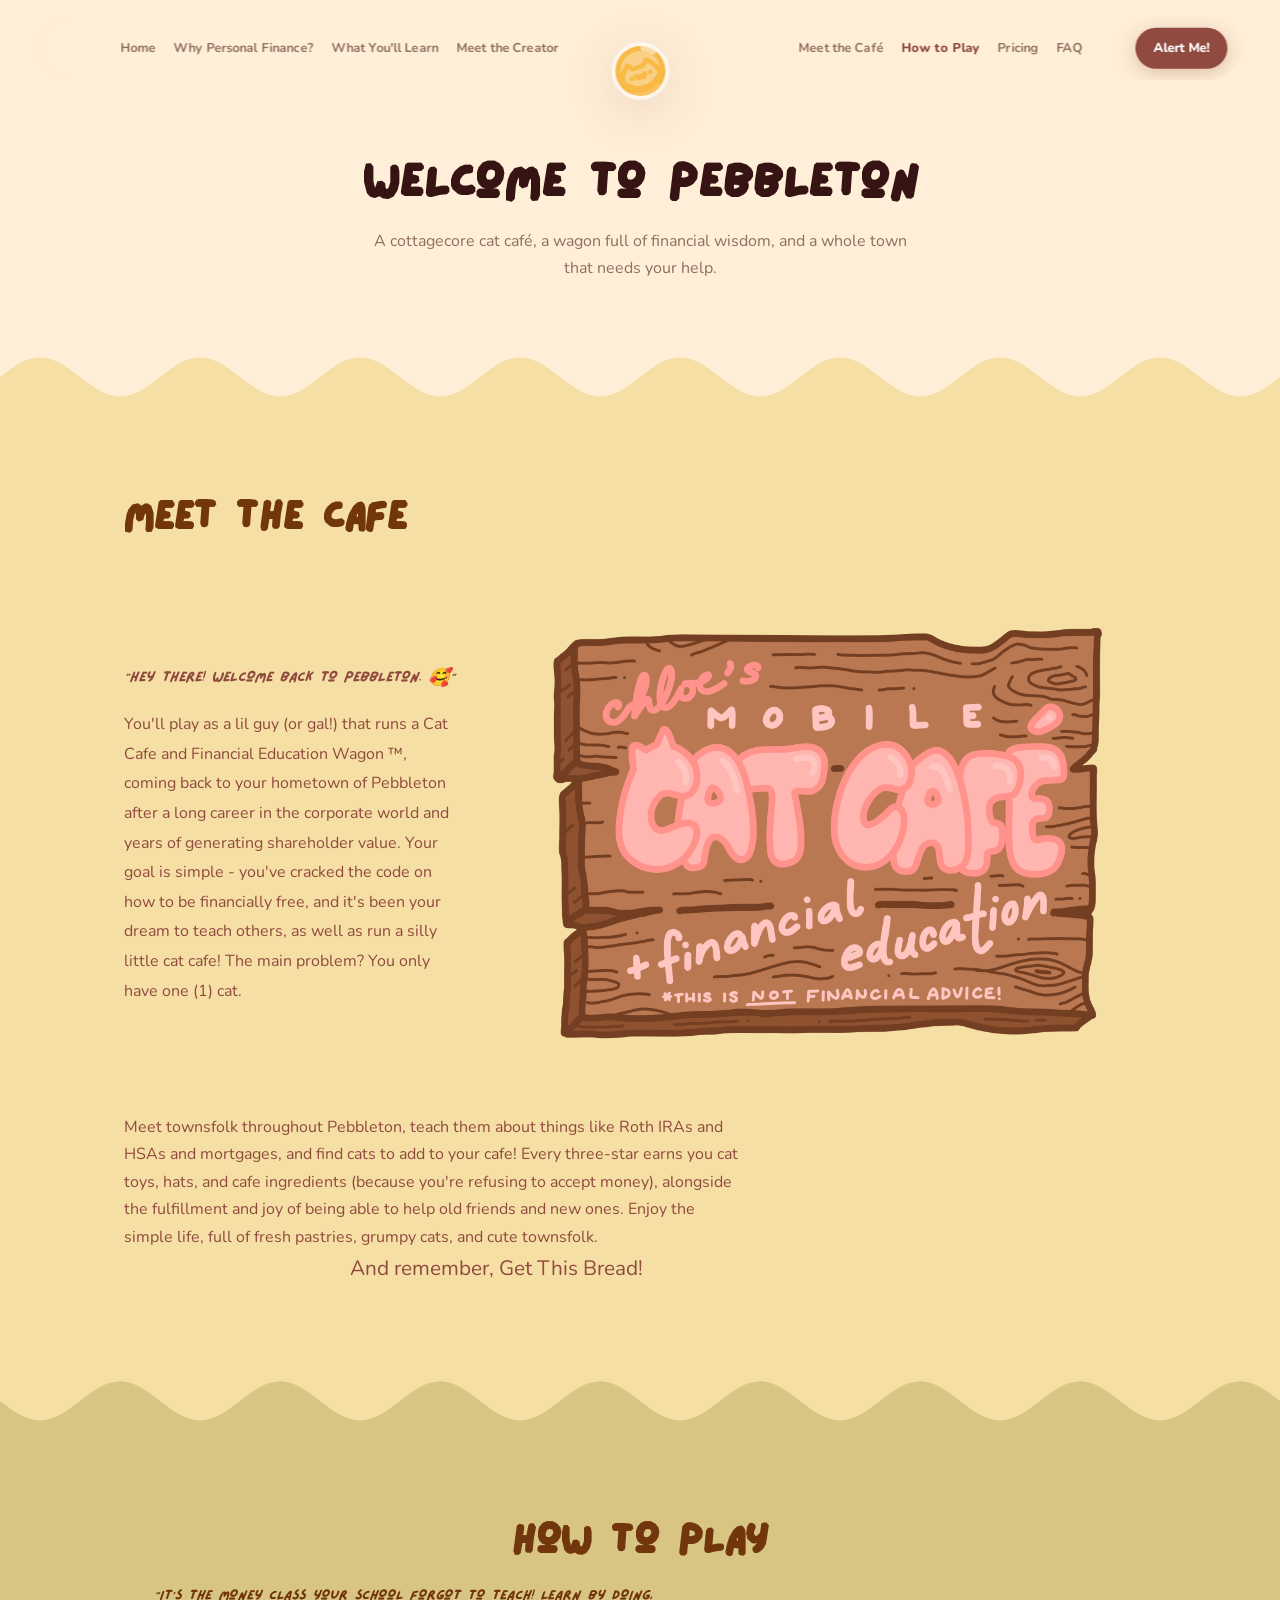
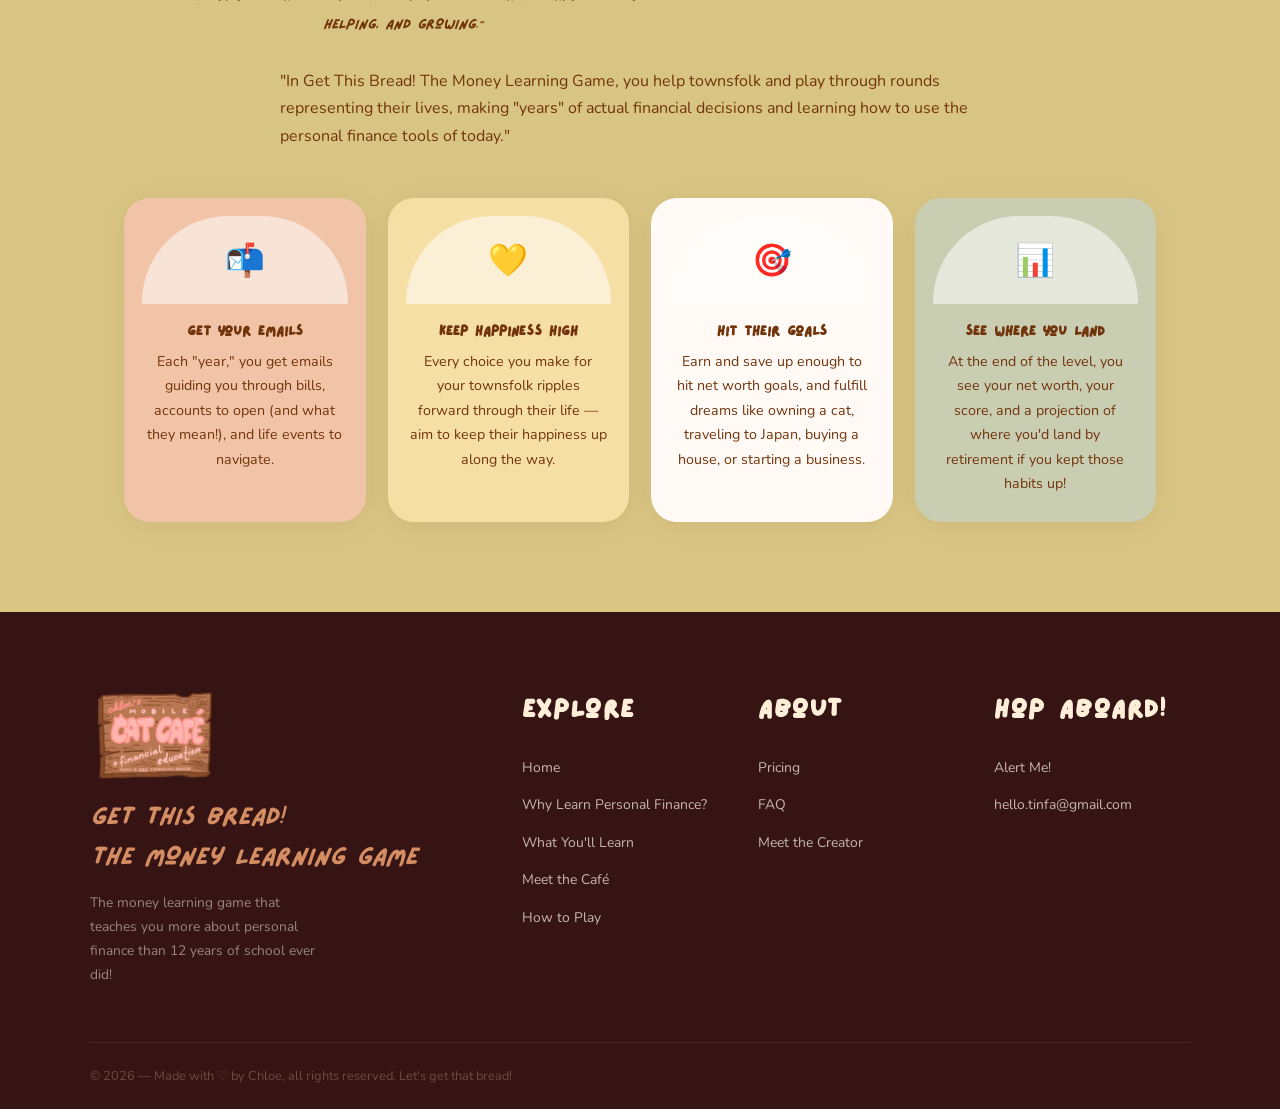
<file: world.html>
<!DOCTYPE html>
<html lang="en">
<head>
  <meta charset="UTF-8">
  <meta name="viewport" content="width=device-width, initial-scale=1.0">
  <meta name="description" content="Meet the cats, the townsfolk of Pebbleton, and how a round of GTB actually plays.">
  <title>Meet the Café &amp; How to Play — Get This Bread!</title>

  <link rel="preconnect" href="https://fonts.googleapis.com">
  <link rel="preconnect" href="https://fonts.gstatic.com" crossorigin>
  <link href="https://fonts.googleapis.com/css2?family=Playfair+Display:ital,wght@0,400;0,600;0,700;1,400;1,700&family=Nunito:wght@300;400;500;600;700;800;900&family=Dancing+Script:wght@500;600;700&display=swap" rel="stylesheet">
  <link rel="stylesheet" href="./styles.css">
</head>

<body>

  <!-- ── NAV ── -->
  <div class="nav-wrap">
    <a href="index.html#hero" class="nav-badge" id="navBadge" aria-label="Home">
      <img src="./assets/newcoin-logo.png" alt="GTB logo">
    </a>
    <div class="coin-burst" id="coinBurst" aria-hidden="true"></div>
    <nav class="nav">
      <ul class="nav-links">
        <li><a href="index.html#hero">Home</a></li>
        <li><a href="index.html#why-learn">Why Personal Finance?</a></li>
        <li><a href="index.html#learn">What You'll Learn</a></li>
        <li><a href="index.html#creator">Meet the Creator</a></li>
      </ul>
      <ul class="nav-links">
        <li><a href="#cafe">Meet the Café</a></li>
        <li><a href="#how-to-play">How to Play</a></li>
        <li><a href="pricing.html#pricing">Pricing</a></li>
        <li><a href="pricing.html#faq">FAQ</a></li>
      </ul>
      <div class="nav-actions">
        <a href="index.html#alert" class="btn-alert">Alert Me!</a>
      </div>
    </nav>
  </div>

  <div class="page-banner">
    <h1>Welcome to Pebbleton</h1>
    <p>A cottagecore cat café, a wagon full of financial wisdom, and a whole town that needs your help.</p>
  </div>

  <!-- wave -->
  <div class="wave" aria-hidden="true" style="background: var(--bg-alt); --seam-color: var(--bg-gold);">
    <svg viewBox="0 0 1440 56" preserveAspectRatio="none" xmlns="http://www.w3.org/2000/svg">
      <path d="M0,28.00 L4,24.94 L8,21.94 L12,19.05 L16,16.34 L20,13.86 L24,11.65 L28,9.76 L32,8.23 L36,7.08 L40,6.33 L44,6.01 L48,6.12 L52,6.65 L56,7.60 L60,8.95 L64,10.66 L68,12.72 L72,15.07 L76,17.67 L80,20.48 L84,23.43 L88,26.47 L92,29.53 L96,32.57 L100,35.52 L104,38.33 L108,40.93 L112,43.28 L116,45.34 L120,47.05 L124,48.40 L128,49.35 L132,49.88 L136,49.99 L140,49.67 L144,48.92 L148,47.77 L152,46.24 L156,44.35 L160,42.14 L164,39.66 L168,36.95 L172,34.06 L176,31.06 L180,28.00 L184,24.94 L188,21.94 L192,19.05 L196,16.34 L200,13.86 L204,11.65 L208,9.76 L212,8.23 L216,7.08 L220,6.33 L224,6.01 L228,6.12 L232,6.65 L236,7.60 L240,8.95 L244,10.66 L248,12.72 L252,15.07 L256,17.67 L260,20.48 L264,23.43 L268,26.47 L272,29.53 L276,32.57 L280,35.52 L284,38.33 L288,40.93 L292,43.28 L296,45.34 L300,47.05 L304,48.40 L308,49.35 L312,49.88 L316,49.99 L320,49.67 L324,48.92 L328,47.77 L332,46.24 L336,44.35 L340,42.14 L344,39.66 L348,36.95 L352,34.06 L356,31.06 L360,28.00 L364,24.94 L368,21.94 L372,19.05 L376,16.34 L380,13.86 L384,11.65 L388,9.76 L392,8.23 L396,7.08 L400,6.33 L404,6.01 L408,6.12 L412,6.65 L416,7.60 L420,8.95 L424,10.66 L428,12.72 L432,15.07 L436,17.67 L440,20.48 L444,23.43 L448,26.47 L452,29.53 L456,32.57 L460,35.52 L464,38.33 L468,40.93 L472,43.28 L476,45.34 L480,47.05 L484,48.40 L488,49.35 L492,49.88 L496,49.99 L500,49.67 L504,48.92 L508,47.77 L512,46.24 L516,44.35 L520,42.14 L524,39.66 L528,36.95 L532,34.06 L536,31.06 L540,28.00 L544,24.94 L548,21.94 L552,19.05 L556,16.34 L560,13.86 L564,11.65 L568,9.76 L572,8.23 L576,7.08 L580,6.33 L584,6.01 L588,6.12 L592,6.65 L596,7.60 L600,8.95 L604,10.66 L608,12.72 L612,15.07 L616,17.67 L620,20.48 L624,23.43 L628,26.47 L632,29.53 L636,32.57 L640,35.52 L644,38.33 L648,40.93 L652,43.28 L656,45.34 L660,47.05 L664,48.40 L668,49.35 L672,49.88 L676,49.99 L680,49.67 L684,48.92 L688,47.77 L692,46.24 L696,44.35 L700,42.14 L704,39.66 L708,36.95 L712,34.06 L716,31.06 L720,28.00 L724,24.94 L728,21.94 L732,19.05 L736,16.34 L740,13.86 L744,11.65 L748,9.76 L752,8.23 L756,7.08 L760,6.33 L764,6.01 L768,6.12 L772,6.65 L776,7.60 L780,8.95 L784,10.66 L788,12.72 L792,15.07 L796,17.67 L800,20.48 L804,23.43 L808,26.47 L812,29.53 L816,32.57 L820,35.52 L824,38.33 L828,40.93 L832,43.28 L836,45.34 L840,47.05 L844,48.40 L848,49.35 L852,49.88 L856,49.99 L860,49.67 L864,48.92 L868,47.77 L872,46.24 L876,44.35 L880,42.14 L884,39.66 L888,36.95 L892,34.06 L896,31.06 L900,28.00 L904,24.94 L908,21.94 L912,19.05 L916,16.34 L920,13.86 L924,11.65 L928,9.76 L932,8.23 L936,7.08 L940,6.33 L944,6.01 L948,6.12 L952,6.65 L956,7.60 L960,8.95 L964,10.66 L968,12.72 L972,15.07 L976,17.67 L980,20.48 L984,23.43 L988,26.47 L992,29.53 L996,32.57 L1000,35.52 L1004,38.33 L1008,40.93 L1012,43.28 L1016,45.34 L1020,47.05 L1024,48.40 L1028,49.35 L1032,49.88 L1036,49.99 L1040,49.67 L1044,48.92 L1048,47.77 L1052,46.24 L1056,44.35 L1060,42.14 L1064,39.66 L1068,36.95 L1072,34.06 L1076,31.06 L1080,28.00 L1084,24.94 L1088,21.94 L1092,19.05 L1096,16.34 L1100,13.86 L1104,11.65 L1108,9.76 L1112,8.23 L1116,7.08 L1120,6.33 L1124,6.01 L1128,6.12 L1132,6.65 L1136,7.60 L1140,8.95 L1144,10.66 L1148,12.72 L1152,15.07 L1156,17.67 L1160,20.48 L1164,23.43 L1168,26.47 L1172,29.53 L1176,32.57 L1180,35.52 L1184,38.33 L1188,40.93 L1192,43.28 L1196,45.34 L1200,47.05 L1204,48.40 L1208,49.35 L1212,49.88 L1216,49.99 L1220,49.67 L1224,48.92 L1228,47.77 L1232,46.24 L1236,44.35 L1240,42.14 L1244,39.66 L1248,36.95 L1252,34.06 L1256,31.06 L1260,28.00 L1264,24.94 L1268,21.94 L1272,19.05 L1276,16.34 L1280,13.86 L1284,11.65 L1288,9.76 L1292,8.23 L1296,7.08 L1300,6.33 L1304,6.01 L1308,6.12 L1312,6.65 L1316,7.60 L1320,8.95 L1324,10.66 L1328,12.72 L1332,15.07 L1336,17.67 L1340,20.48 L1344,23.43 L1348,26.47 L1352,29.53 L1356,32.57 L1360,35.52 L1364,38.33 L1368,40.93 L1372,43.28 L1376,45.34 L1380,47.05 L1384,48.40 L1388,49.35 L1392,49.88 L1396,49.99 L1400,49.67 L1404,48.92 L1408,47.77 L1412,46.24 L1416,44.35 L1420,42.14 L1424,39.66 L1428,36.95 L1432,34.06 L1436,31.06 L1440,28.00 L1440,56 L0,56 Z" fill="var(--bg-gold)"/>
    </svg>
  </div>

  <!-- ── MEET THE CAFÉ ── -->
  <section id="cafe" style="background: var(--bg-gold);">
    <div class="section-inner">
      <div class="reveal">
        <h2>Meet the Cafe</h2>
      </div>

      <div class="cafe-hero">
        <div class="cafe-copy reveal reveal-d1">
          <p style="font-size:1.1rem; font-family:var(--ff-display); font-style:italic; color:var(--rose);">"Hey there! Welcome back to Pebbleton. 🥰"</p>
          <p>
            You'll play as a lil guy (or gal!) that runs a Cat Cafe and Financial Education Wagon ™, coming back to your hometown of Pebbleton after a long career in the corporate world and years of generating shareholder value. Your goal is simple - you've cracked the code on how to be financially free, and it's been your dream to teach others, as well as run a silly little cat cafe! The main problem? You only have one (1) cat.
          </p>
        </div>
        <img src="./assets/cat-cafe-logo.png" alt="The Cat Cafe &amp; Financial Education Wagon, GTB">
      </div>

      <div class="quote-stack" style="margin-top:48px;">
        <p class="quote-card reveal reveal-d2" style="color:var(--rose);">
          Meet townsfolk throughout Pebbleton, teach them about things like Roth IRAs and HSAs and mortgages, and find cats to add to your cafe! Every three-star earns you cat toys, hats, and cafe ingredients (because you're refusing to accept money), alongside the fulfillment and joy of being able to help old friends and new ones. Enjoy the simple life, full of fresh pastries, grumpy cats, and cute townsfolk.
        </p>
        <p class="quote-card reveal reveal-d3" style="text-align:center; font-size:1.3rem; border-left:none; color:var(--rose);">
          And remember, Get This Bread!
        </p>
      </div>
    </div>
  </section>

  <!-- wave -->
  <div class="wave" aria-hidden="true" style="background: var(--bg-gold); --seam-color: #d8c583;">
    <svg viewBox="0 0 1440 56" preserveAspectRatio="none" xmlns="http://www.w3.org/2000/svg">
      <path d="M0,28.00 L4,31.06 L8,34.06 L12,36.95 L16,39.66 L20,42.14 L24,44.35 L28,46.24 L32,47.77 L36,48.92 L40,49.67 L44,49.99 L48,49.88 L52,49.35 L56,48.40 L60,47.05 L64,45.34 L68,43.28 L72,40.93 L76,38.33 L80,35.52 L84,32.57 L88,29.53 L92,26.47 L96,23.43 L100,20.48 L104,17.67 L108,15.07 L112,12.72 L116,10.66 L120,8.95 L124,7.60 L128,6.65 L132,6.12 L136,6.01 L140,6.33 L144,7.08 L148,8.23 L152,9.76 L156,11.65 L160,13.86 L164,16.34 L168,19.05 L172,21.94 L176,24.94 L180,28.00 L184,31.06 L188,34.06 L192,36.95 L196,39.66 L200,42.14 L204,44.35 L208,46.24 L212,47.77 L216,48.92 L220,49.67 L224,49.99 L228,49.88 L232,49.35 L236,48.40 L240,47.05 L244,45.34 L248,43.28 L252,40.93 L256,38.33 L260,35.52 L264,32.57 L268,29.53 L272,26.47 L276,23.43 L280,20.48 L284,17.67 L288,15.07 L292,12.72 L296,10.66 L300,8.95 L304,7.60 L308,6.65 L312,6.12 L316,6.01 L320,6.33 L324,7.08 L328,8.23 L332,9.76 L336,11.65 L340,13.86 L344,16.34 L348,19.05 L352,21.94 L356,24.94 L360,28.00 L364,31.06 L368,34.06 L372,36.95 L376,39.66 L380,42.14 L384,44.35 L388,46.24 L392,47.77 L396,48.92 L400,49.67 L404,49.99 L408,49.88 L412,49.35 L416,48.40 L420,47.05 L424,45.34 L428,43.28 L432,40.93 L436,38.33 L440,35.52 L444,32.57 L448,29.53 L452,26.47 L456,23.43 L460,20.48 L464,17.67 L468,15.07 L472,12.72 L476,10.66 L480,8.95 L484,7.60 L488,6.65 L492,6.12 L496,6.01 L500,6.33 L504,7.08 L508,8.23 L512,9.76 L516,11.65 L520,13.86 L524,16.34 L528,19.05 L532,21.94 L536,24.94 L540,28.00 L544,31.06 L548,34.06 L552,36.95 L556,39.66 L560,42.14 L564,44.35 L568,46.24 L572,47.77 L576,48.92 L580,49.67 L584,49.99 L588,49.88 L592,49.35 L596,48.40 L600,47.05 L604,45.34 L608,43.28 L612,40.93 L616,38.33 L620,35.52 L624,32.57 L628,29.53 L632,26.47 L636,23.43 L640,20.48 L644,17.67 L648,15.07 L652,12.72 L656,10.66 L660,8.95 L664,7.60 L668,6.65 L672,6.12 L676,6.01 L680,6.33 L684,7.08 L688,8.23 L692,9.76 L696,11.65 L700,13.86 L704,16.34 L708,19.05 L712,21.94 L716,24.94 L720,28.00 L724,31.06 L728,34.06 L732,36.95 L736,39.66 L740,42.14 L744,44.35 L748,46.24 L752,47.77 L756,48.92 L760,49.67 L764,49.99 L768,49.88 L772,49.35 L776,48.40 L780,47.05 L784,45.34 L788,43.28 L792,40.93 L796,38.33 L800,35.52 L804,32.57 L808,29.53 L812,26.47 L816,23.43 L820,20.48 L824,17.67 L828,15.07 L832,12.72 L836,10.66 L840,8.95 L844,7.60 L848,6.65 L852,6.12 L856,6.01 L860,6.33 L864,7.08 L868,8.23 L872,9.76 L876,11.65 L880,13.86 L884,16.34 L888,19.05 L892,21.94 L896,24.94 L900,28.00 L904,31.06 L908,34.06 L912,36.95 L916,39.66 L920,42.14 L924,44.35 L928,46.24 L932,47.77 L936,48.92 L940,49.67 L944,49.99 L948,49.88 L952,49.35 L956,48.40 L960,47.05 L964,45.34 L968,43.28 L972,40.93 L976,38.33 L980,35.52 L984,32.57 L988,29.53 L992,26.47 L996,23.43 L1000,20.48 L1004,17.67 L1008,15.07 L1012,12.72 L1016,10.66 L1020,8.95 L1024,7.60 L1028,6.65 L1032,6.12 L1036,6.01 L1040,6.33 L1044,7.08 L1048,8.23 L1052,9.76 L1056,11.65 L1060,13.86 L1064,16.34 L1068,19.05 L1072,21.94 L1076,24.94 L1080,28.00 L1084,31.06 L1088,34.06 L1092,36.95 L1096,39.66 L1100,42.14 L1104,44.35 L1108,46.24 L1112,47.77 L1116,48.92 L1120,49.67 L1124,49.99 L1128,49.88 L1132,49.35 L1136,48.40 L1140,47.05 L1144,45.34 L1148,43.28 L1152,40.93 L1156,38.33 L1160,35.52 L1164,32.57 L1168,29.53 L1172,26.47 L1176,23.43 L1180,20.48 L1184,17.67 L1188,15.07 L1192,12.72 L1196,10.66 L1200,8.95 L1204,7.60 L1208,6.65 L1212,6.12 L1216,6.01 L1220,6.33 L1224,7.08 L1228,8.23 L1232,9.76 L1236,11.65 L1240,13.86 L1244,16.34 L1248,19.05 L1252,21.94 L1256,24.94 L1260,28.00 L1264,31.06 L1268,34.06 L1272,36.95 L1276,39.66 L1280,42.14 L1284,44.35 L1288,46.24 L1292,47.77 L1296,48.92 L1300,49.67 L1304,49.99 L1308,49.88 L1312,49.35 L1316,48.40 L1320,47.05 L1324,45.34 L1328,43.28 L1332,40.93 L1336,38.33 L1340,35.52 L1344,32.57 L1348,29.53 L1352,26.47 L1356,23.43 L1360,20.48 L1364,17.67 L1368,15.07 L1372,12.72 L1376,10.66 L1380,8.95 L1384,7.60 L1388,6.65 L1392,6.12 L1396,6.01 L1400,6.33 L1404,7.08 L1408,8.23 L1412,9.76 L1416,11.65 L1420,13.86 L1424,16.34 L1428,19.05 L1432,21.94 L1436,24.94 L1440,28.00 L1440,56 L0,56 Z" fill="#d8c583"/>
    </svg>
  </div>

  <!-- ── HOW TO PLAY ── -->
  <section id="how-to-play" style="background: #d8c583;">
    <div class="section-inner centered">
      <div class="reveal">
        <h2>How to Play</h2>
        <p style="color:var(--text-mid); margin-top:12px; font-size:1.05rem; font-family:var(--ff-display); font-style:italic;">
          "It's the money class your school forgot to teach! Learn by doing, helping, and growing."
        </p>
      </div>

      <p class="reveal reveal-d1" style="margin:28px auto 0; text-align:left; color:var(--text-mid); max-width:72ch;">
        "In Get This Bread! The Money Learning Game, you help townsfolk and play through rounds representing their lives, making "years" of actual financial decisions and learning how to use the personal finance tools of today."
      </p>

      <div class="step-grid">
        <div class="step-card c-terracotta reveal reveal-d1">
          <div class="step-top">📬</div>
          <h3>Get your emails</h3>
          <p>Each "year," you get emails guiding you through bills, accounts to open (and what they mean!), and life events to navigate.</p>
        </div>
        <div class="step-card c-gold reveal reveal-d2">
          <div class="step-top">💛</div>
          <h3>Keep happiness high</h3>
          <p>Every choice you make for your townsfolk ripples forward through their life — aim to keep their happiness up along the way.</p>
        </div>
        <div class="step-card c-cream reveal reveal-d3">
          <div class="step-top">🎯</div>
          <h3>Hit their goals</h3>
          <p>Earn and save up enough to hit net worth goals, and fulfill dreams like owning a cat, traveling to Japan, buying a house, or starting a business.</p>
        </div>
        <div class="step-card c-sage reveal reveal-d4">
          <div class="step-top">📊</div>
          <h3>See where you land</h3>
          <p>At the end of the level, you see your net worth, your score, and a projection of where you'd land by retirement if you kept those habits up!</p>
        </div>
      </div>
    </div>
  </section>

  <!-- ── FOOTER ── -->
  <footer>
    <div class="footer-top">
      <div>
        <div class="footer-brand">
          <img src="./assets/cat-cafe-logo.png" alt="GTB logo" class="footer-logo">
          <span class="footer-name">Get This Bread!<br>The Money Learning Game</span>
        </div>
        <p class="footer-blurb">The money learning game that teaches you more about personal finance than 12 years of school ever did!</p>
      </div>
      <div class="footer-col">
        <h5>Explore</h5>
        <ul>
          <li><a href="index.html#hero">Home</a></li>
          <li><a href="index.html#why-learn">Why Learn Personal Finance?</a></li>
          <li><a href="index.html#learn">What You'll Learn</a></li>
          <li><a href="#cafe">Meet the Café</a></li>
          <li><a href="#how-to-play">How to Play</a></li>
        </ul>
      </div>
      <div class="footer-col">
        <h5>About</h5>
        <ul>
          <li><a href="pricing.html#pricing">Pricing</a></li>
          <li><a href="pricing.html#faq">FAQ</a></li>
          <li><a href="index.html#creator">Meet the Creator</a></li>
        </ul>
      </div>
      <div class="footer-col">
        <h5>Hop Aboard!</h5>
        <ul>
          <li><a href="index.html#alert">Alert Me!</a></li>
          <li><span>hello.tinfa@gmail.com</span></li>
        </ul>
      </div>
    </div>
    <div class="footer-bottom">
      <p class="footer-copy">© 2026 — Made with ♡ by Chloe, all rights reserved. Let's get that bread!</p>
    </div>
  </footer>

  <script src="./script.js"></script>
</body>
</html>
</file>
<file: styles.css>
/* ── FONTS ── */
@font-face {
  font-family: 'Lazy Dog';
  src: url('./assets/lazy_dog.ttf') format('truetype');
  font-weight: normal;
  font-style: normal;
  font-display: swap;
}

/* ── TOKENS ── */
:root {
  --bg:           #fef5ec;
  --bg-alt:       #ffefd8;
  --bg-card:      #fffaf5;
  --bg-sage:      #a9a95f;
  --bg-gold:      #f6dfa4;
  --text:         #251e01;
  --text-mid:     #72340b;
  --text-soft:    #8f6f60;
  --rose:         #904a40;
  --rose-dk:      #72340b;
  --coral:        #d37164;
  --salmon:       #e19c73;
  --peach:        #e09e7c;
  --blush:        #f1c4a7;
  --baby-pink:    #f7d4be;
  --cream:        #fee5bd;
  --milk-foam:    #ffefd8;
  --peridot:      #98ab7e;
  --oak:          #6c7340;
  --pine:         #575a3f;
  --spruce:       #304126;
  --eucalyptus:   #bdc0ab;
  --jade:         #c9cdb2;
  --bronze:       #9b7e56;
  --clay:         #be805b;
  --terracotta:   #8a4f31;
  --hot-coco:     #8f6f60;
  --milk-choc:    #855a47;
  --dark-choc:    #361414;
  --olive:        #a9a95f;
  --thyme:        #d8c583;

  --shadow:       0 4px 24px rgba(144, 74, 64, 0.10);
  --shadow-lg:    0 10px 48px rgba(144, 74, 64, 0.16);
  --r-card:       20px;
  --r-pill:       999px;
  --r-arch:       999px 999px 20px 20px;

  --ff-display:   'Lazy Dog', 'Playfair Display', Georgia, serif;
  --ff-body:      'Nunito', system-ui, sans-serif;
  --ff-accent:    'Dancing Script', cursive;
}

/* ── RESET ── */
*, *::before, *::after { box-sizing: border-box; margin: 0; padding: 0; }
html { scroll-behavior: smooth; font-size: 16px; overflow-x: hidden; background: var(--bg); }
body {
  background: var(--bg);
  color: var(--text);
  font-family: var(--ff-body);
  line-height: 1.72;
  overflow-x: hidden;
}
img { max-width: 100%; height: auto; display: block; }
a { color: var(--rose); text-decoration: none; transition: color 0.2s; }
a:hover { color: var(--rose-dk); }

h1, h2, h3 { font-family: var(--ff-display); line-height: 1.18; text-wrap: balance; }
h1 { font-size: clamp(2.2rem, 4.5vw, 3.8rem); font-weight: 700; }
h2 { font-size: calc(clamp(1.7rem, 3vw, 2.6rem) + 10px); font-weight: 600; color: #72360c; }
h3 { font-size: clamp(1.1rem, 1.8vw, 1.4rem); font-weight: 600; color: #72360c; }
p  { max-width: 62ch; }

/* ── NAV ── */
.nav-wrap {
  position: fixed; top: 16px; left: 50%; transform: translateX(-50%);
  z-index: 200; width: 94%; max-width: 1220px;
}
.nav {
  position: relative;
  background: rgba(255, 239, 216, 0.94);
  backdrop-filter: blur(14px);
  -webkit-backdrop-filter: blur(14px);
  border-radius: var(--r-pill);
  box-shadow: var(--shadow-lg);
  padding: 0 150px 0 26px;
  height: 64px;
  -webkit-mask-image: radial-gradient(circle 54px at 50% 100%, transparent 99%, #000 100%);
  mask-image: radial-gradient(circle 54px at 50% 100%, transparent 99%, #000 100%);
}

.nav-badge {
  position: absolute; bottom: -20px; left: 50%; transform: translateX(-50%);
  width: 58px; height: 58px; border-radius: 50%;
  background: var(--bg-card); border: 4px solid var(--bg);
  box-shadow: var(--shadow-lg);
  display: flex; align-items: center; justify-content: center;
  overflow: hidden; z-index: 300;
}
.nav-badge img { width: 100%; height: 100%; object-fit: cover; }

/* ── NAV LOGO EASTER EGG ── */
.coin-burst {
  position: absolute; bottom: -20px; left: 50%; transform: translateX(-50%);
  width: 58px; height: 58px; pointer-events: none; z-index: 250;
}
.coin-pop {
  position: absolute; top: 50%; left: 50%; width: 33px; height: 33px;
  border-radius: 50%;
  animation: coin-pop 2s ease-out forwards;
}
@keyframes coin-pop {
  0%   { transform: translate(-50%, -50%) scale(0); opacity: 0; }
  5%   { opacity: 1; }
  10%  { transform: translate(calc(-50% + var(--tx)), calc(-50% + var(--ty))) scale(1); opacity: 1; }
  85%  { transform: translate(calc(-50% + var(--tx)), calc(-50% + var(--ty))) scale(1); opacity: 1; }
  100% { transform: translate(-50%, -50%) scale(1); opacity: 1; }
}
@media (prefers-reduced-motion: reduce) {
  .coin-pop { animation: none; display: none; }
}

.nav-links {
  position: absolute; top: 50%; transform: translate(-50%, -50%);
  display: flex; align-items: center; gap: 18px; list-style: none;
}
.nav-links:first-of-type { left: 25%; }
.nav-links:last-of-type { left: 75%; }
.nav-links a {
  font-size: 0.8rem; font-weight: 700; letter-spacing: 0.01em;
  color: var(--text-soft); white-space: nowrap;
}
.nav-links a:hover { color: var(--rose); }
.nav-links a.active { color: var(--rose); font-weight: 800; }

.nav-actions {
  position: absolute; right: 14px; top: 50%; transform: translateY(-50%);
  display: flex; align-items: center; gap: 10px;
}

.btn-alert {
  position: relative;
  background: var(--rose); color: #fff;
  padding: 9px 18px; border-radius: var(--r-pill);
  font-weight: 800; font-size: 0.82rem; font-family: var(--ff-body);
  border: none; cursor: pointer; display: inline-block;
  box-shadow: 0 4px 18px rgba(144, 74, 64, 0.3);
  transition: transform 0.15s, box-shadow 0.2s;
}
.btn-alert:hover { color: #fff; transform: translateY(-2px); }

/* ── BUTTONS ── */
.btn-rose {
  background: #a9a95f; color: var(--cream);
  padding: 11px 28px; border-radius: var(--r-pill);
  font-weight: 800; font-size: 0.95rem; font-family: var(--ff-body);
  border: 8px solid #6d752d; cursor: pointer; display: inline-flex; align-items: center; gap: 6px;
  box-shadow: 0 4px 18px rgba(144, 74, 64, 0.28);
  transition: background 0.2s, box-shadow 0.2s;
  text-decoration: none;
  animation: btn-breathe 2.1s ease-in-out infinite;
  transform-origin: center;
}
.btn-rose:hover {
  background: #969650; color: var(--cream);
  box-shadow: 0 8px 28px rgba(144, 74, 64, 0.36);
}
@keyframes btn-breathe {
  0%, 100% { transform: scale(1); }
  50%       { transform: scale(1.05); }
}
@media (prefers-reduced-motion: reduce) {
  .btn-rose { animation: none; }
}

.btn-text-link {
  font-weight: 800; font-size: 0.95rem; color: var(--text-mid);
  text-decoration: underline; text-underline-offset: 4px;
  display: inline-flex; align-items: center;
}
.btn-text-link:hover { color: var(--rose); }

/* ── WAVES ── */
.wave { width: 100%; overflow: hidden; line-height: 0; margin: -1px 0 -3px; position: relative; z-index: 1; }
.wave svg { display: block; width: 100%; }
/* Thin backstop strip in the next section's color, covering any
   subpixel rendering gap right at the seam. Set --seam-color inline
   per divider to match whatever section follows it. */
.wave::after {
  content: ''; position: absolute; left: 0; right: 0; bottom: -2px; height: 5px;
  background: var(--seam-color, transparent);
}

/* ── SHARED SECTION ── */
.section-inner { max-width: 1160px; margin: 0 auto; padding: 90px 5%; position: relative; z-index: 6; }
.learn .section-inner { max-width: 1230px; }
.section-inner.centered { text-align: center; }
.section-inner.centered h2 { margin: 0 auto; }
.section-inner.centered > p { margin-left: auto; margin-right: auto; }

.section-label {
  font-family: var(--ff-accent); font-size: 1.1rem;
  color: var(--coral); display: flex; align-items: center;
  gap: 10px; margin-bottom: 10px;
}
.section-inner.centered .section-label { justify-content: center; }

/* ── PAGE BANNER (for sub-pages) ── */
.page-banner {
  padding: 150px 6% 70px; text-align: center; background: var(--bg-alt);
}
.page-banner h1 { color: var(--dark-choc); margin-bottom: 10px; }
.page-banner p { color: var(--text-soft); max-width: 56ch; margin: 0 auto; }

/* ── CARD GRIDS (icon badges / chips) ── */
.card-grid {
  display: grid; gap: 10px; margin-top: 44px;
}
.grid-2 { grid-template-columns: repeat(2, 1fr); }
.grid-3 { grid-template-columns: repeat(3, 1fr); }
.grid-4 { grid-template-columns: repeat(4, 1fr); }

.badge-card {
  border-radius: 22px; padding: 26px 20px;
  box-shadow: var(--shadow); transition: transform 0.2s, box-shadow 0.2s;
}
.badge-card:hover { transform: translateY(-5px); box-shadow: var(--shadow-lg); }
.badge-card.c-rose  { background: #fee6c0; border: 8px solid #fed491; }
.badge-card.c-gold  { background: #d48d63; border: 8px solid #996647; }
.badge-card.c-sage  { background: var(--bg-sage); border: 8px solid #7a7a44; }
.badge-card.c-cream { background: #98a48c; border: 8px solid #6d7665; }

.badge-icon {
  width: 48px; height: 48px; border-radius: 50%;
  background: rgba(255,255,255,0.65); display: flex; align-items: center; justify-content: center;
  font-size: 1.4rem; margin-bottom: 12px;
}
.badge-title { font-family: var(--ff-display); font-weight: 700; font-size: 1.1rem; color: #72360c; margin-bottom: 6px; }
.badge-desc { font-size: 0.86rem; color: var(--text-mid); max-width: none; line-height: 1.5; }
.badge-tags { display: flex; flex-wrap: wrap; gap: 6px; margin-top: 12px; }
.badge-tags span {
  display: inline-block; width: fit-content; white-space: nowrap;
  background: rgba(255,255,255,0.65); border-radius: var(--r-pill);
  padding: 4px 11px; font-size: 0.72rem; font-weight: 700; color: var(--text-mid);
}

.level-tag {
  display: inline-block; background: #9b5b36; color: #fff;
  border-radius: var(--r-pill); padding: 4px 13px; font-size: 0.72rem; font-weight: 800;
  margin-bottom: 12px;
}

/* ── STEP / ARCH CARDS ── */
.step-grid {
  display: grid; grid-template-columns: repeat(auto-fit, minmax(230px, 1fr));
  gap: 22px; margin-top: 48px;
}
.step-card {
  border-radius: 26px; padding: 0 0 26px; overflow: hidden;
  box-shadow: var(--shadow); transition: transform 0.2s, box-shadow 0.2s;
}
.step-card:hover { transform: translateY(-6px); box-shadow: var(--shadow-lg); }
.step-card.c-terracotta { background: var(--blush); }
.step-card.c-gold       { background: var(--bg-gold); }
.step-card.c-sage       { background: var(--jade); }
.step-card.c-cream      { background: var(--bg-card); }

.step-top {
  height: 88px; display: flex; align-items: center; justify-content: center;
  margin: 18px 18px 0; border-radius: var(--r-arch);
  background: rgba(255,255,255,0.55);
  font-size: 2rem;
}
.step-card h3 { color: var(--rose-dk); margin: 18px 22px 8px; font-size: 1.02rem; }
.step-card p { font-size: 0.89rem; color: var(--text-mid); max-width: none; margin: 0 22px; }

/* ── PROSE (home details) ── */
.prose-block { max-width: 680px; margin: 0 auto; text-align: center; }
.prose-lede {
  font-family: var(--ff-display); font-style: italic;
  font-size: clamp(1.3rem, 2.4vw, 1.7rem); color: var(--rose);
  line-height: 1.5; margin: 0 auto 32px; max-width: 900px;
  text-align: center;
}
.prose-body {
  font-size: 1.04rem; color: var(--text-mid); line-height: 1.9;
  max-width: none; text-align: left;
}
.prose-body + .prose-body { margin-top: 20px; }

/* ── HOME HERO BANNER ── */
.home-hero {
  position: relative; padding-top: 0; margin-top: -50px;
  overflow: hidden;
}
.home-wave-strip {
  position: absolute; left: 0; right: 0; bottom: -1px; z-index: 2;
  line-height: 0; pointer-events: none;
}
.home-wave-strip svg { display: block; width: 100%; }
.home-banner {
  width: 100%; height: clamp(440px, 78vw, 880px); object-fit: cover;
  object-position: center 22%;
  cursor: pointer;
}
.home-hero-cta {
  position: absolute; left: 0; right: 0; bottom: 20px;
  display: flex; justify-content: center; z-index: 3;
}

/* ── CREATOR ── */
.creator-grid {
  display: grid; grid-template-columns: 320px 1fr;
  gap: 56px; align-items: start; margin-top: 48px;
}
.creator-copy h2 { margin-bottom: 20px; }
.creator-photo-wrap { position: relative; }
.creator-photo {
  position: relative; z-index: 2;
  width: 100%; max-width: 320px;
  aspect-ratio: 1 / 1.1; object-fit: cover; object-position: top;
  border-radius: var(--r-arch);
  border: 8px solid var(--blush); box-shadow: var(--shadow-lg);
}
.creator-photo-2 {
  position: absolute; z-index: 1;
  top: 68%; left: -62%; width: 115%; height: 78%;
  object-fit: cover; object-position: center 35%;
  border-radius: 8px;
  border: calc(8px / 1.4875) solid var(--salmon); box-shadow: var(--shadow-lg);
  transform: scale(1.4875); transform-origin: top right;
}
@media (max-width: 960px) {
  .creator-photo-2 {
    position: static; width: 100%; max-width: 400px; height: auto;
    aspect-ratio: 16 / 10; margin: 16px auto 0;
  }
}
.creator-blob { position: absolute; bottom: -24px; right: -24px; width: 90px; height: 90px; border-radius: 50%; background: var(--peridot); opacity: 0.22; z-index: -1; }
.creator-copy .eyebrow { font-family: var(--ff-accent); font-size: 1.2rem; color: var(--coral); display: block; margin-bottom: 4px; }
.creator-copy p { font-size: 1rem; color: var(--text-soft); line-height: 1.88; margin-bottom: 18px; }
.creator-copy p:last-child { margin-bottom: 0; }
.creator-copy em { color: var(--rose); font-style: italic; font-weight: 700; }

/* ── ALERT ME FORM ── */
.alert-band { background: linear-gradient(140deg, var(--rose) 0%, var(--terracotta) 100%); }
.alert-inner { max-width: 1100px; margin: 0 auto; padding: 90px 5%; position: relative; z-index: 6; }
.alert-grid { display: grid; grid-template-columns: 1fr 1fr; gap: 56px; align-items: center; }
.alert-copy { text-align: left; }
.alert-inner .eyebrow { color: var(--blush); font-family: var(--ff-accent); font-size: 1.2rem; display: block; margin-bottom: 12px; }
.alert-inner h2 { color: #fff; margin-bottom: 14px; }
.alert-inner p.lede { color: rgba(255,255,255,0.82); margin: 0; font-size: 1.02rem; max-width: none; }

.alert-form { display: flex; flex-direction: column; gap: 12px; text-align: left; }
.form-row { display: flex; gap: 12px; flex-wrap: wrap; }
.form-row > * { flex: 1; min-width: 180px; }
.alert-field label {
  display: block; font-size: 0.78rem; font-weight: 800; color: rgba(255,255,255,0.85);
  margin-bottom: 6px;
}
.alert-input, .alert-select {
  width: 100%; padding: 13px 18px; border-radius: var(--r-pill);
  border: none; font-family: var(--ff-body); font-size: 0.94rem;
  background: rgba(255,255,255,0.94); color: var(--dark-choc); outline: none;
}
.alert-input:focus, .alert-select:focus { box-shadow: 0 0 0 3px rgba(255,255,255,0.35); }
.alert-input::placeholder { color: #b8a090; }

.btn-white {
  background: #fff; color: var(--rose);
  padding: 14px 22px; border-radius: var(--r-pill);
  font-weight: 800; font-size: 0.95rem; font-family: var(--ff-body);
  border: none; cursor: pointer; white-space: nowrap; margin-top: 6px;
  transition: transform 0.15s, box-shadow 0.2s;
}
.btn-white:hover { transform: scale(1.03); box-shadow: 0 4px 16px rgba(0,0,0,0.15); }
.alert-thanks { display: none; color: #fff; font-size: 1.05rem; font-weight: 700; margin-top: 12px; }

/* ── PRICING ── */
.pricing-grid {
  display: grid; grid-template-columns: repeat(auto-fit, minmax(240px, 1fr));
  gap: 20px; margin-top: 48px;
}
.price-card {
  background: var(--bg-card); border-radius: 24px; padding: 30px 26px;
  box-shadow: var(--shadow); border: 2px solid transparent;
  display: flex; flex-direction: column; gap: 10px;
}
.price-card.available { border-color: var(--coral); box-shadow: var(--shadow-lg); }
.price-card.locked { opacity: 0.55; }
.price-card.locked .price-val,
.price-card.locked .price-name { text-decoration: line-through; }
.price-badge {
  align-self: flex-start; background: var(--coral); color: #fff;
  font-size: 0.7rem; font-weight: 800; padding: 4px 12px; border-radius: var(--r-pill);
}
.price-badge.soon { background: var(--blush); color: var(--rose-dk); }
.price-name { font-weight: 800; font-size: 1.1rem; color: #72360c; }
.price-val { font-family: var(--ff-display); font-size: 2rem; font-weight: 700; color: var(--rose); }
.price-desc { font-size: 0.87rem; color: var(--text-soft); max-width: none; }

.price-contact {
  background: var(--dark-choc); color: rgba(254,245,236,0.85); border-radius: 24px;
  padding: 30px 30px; margin-top: 24px;
}
.price-contact h3 { color: var(--thyme); margin-bottom: 10px; }
.price-contact p { color: rgba(254,245,236,0.72); max-width: none; }
.price-contact a { color: var(--coral); font-weight: 800; text-decoration: underline; }

.price-guarantee {
  margin-top: 28px; padding: 20px 24px; border-radius: 16px;
  background: var(--bg-gold); font-size: 0.86rem; color: var(--text-mid); max-width: none;
}

/* ── FAQ ── */
.faq-grid { display: grid; grid-template-columns: 220px 1fr; gap: 48px; margin-top: 48px; align-items: start; }
.faq-cats { display: flex; flex-direction: column; gap: 8px; }
.faq-cat {
  padding: 12px 18px; border-radius: var(--r-pill); font-size: 0.85rem; font-weight: 800;
  color: var(--text-mid); background: var(--cream);
  border: none; font-family: var(--ff-body); cursor: pointer; text-align: left;
  transition: background 0.2s, color 0.2s;
}
.faq-cat:hover { background: #fff; }
.faq-cat.active { background: var(--dark-choc); color: #fff; }
.faq-cat.active:hover { background: var(--dark-choc); }
.faq-list { display: flex; flex-direction: column; gap: 12px; }
.faq-item { background: var(--bg-card); border-radius: 18px; padding: 4px 22px; box-shadow: var(--shadow); }
.faq-item summary {
  padding: 16px 0; cursor: pointer; font-weight: 800; font-size: 0.96rem;
  color: #72360c; list-style: none; display: flex; justify-content: space-between; align-items: center; gap: 12px;
}
.faq-item summary::-webkit-details-marker { display: none; }
.faq-item summary::after { content: '+'; font-size: 1.3rem; color: var(--coral); flex-shrink: 0; transition: transform 0.2s; }
.faq-item[open] summary::after { transform: rotate(45deg); }
.faq-item p { font-size: 0.88rem; color: var(--text-soft); padding-bottom: 18px; max-width: none; }

/* ── CAFE PAGE ── */
.cafe-hero { display: grid; grid-template-columns: 1fr 1fr; gap: 56px; align-items: center; margin-top: 40px; overflow: visible; }
.cafe-hero img { max-width: 640px; width: 640px; margin: 0; }
.cafe-copy p { color: var(--rose); font-size: 1rem; line-height: 1.85; margin-top: 16px; max-width: none; }

/* ── FOOTER ── */
footer { background: var(--dark-choc); padding: 72px 7% 0; }
.footer-top { max-width: 1160px; margin: 0 auto; display: grid; grid-template-columns: 2fr 1fr 1fr 1fr; gap: 40px; padding-bottom: 56px; }
.footer-brand { display: flex; flex-direction: column; align-items: flex-start; gap: 14px; margin-bottom: 14px; }
.footer-logo { height: 100px; }
.footer-name { font-family: var(--ff-display); font-style: italic; font-size: 1.9rem; color: #d48d63; max-width: 460px; line-height: 1.3; display: block; }
.footer-blurb { font-size: 0.86rem; color: rgba(254,245,236,0.5); max-width: 30ch; }
.footer-col h5 { font-family: var(--ff-display); font-size: calc(1rem + 15px); font-weight: 700; letter-spacing: 0.05em; text-transform: uppercase; color: #ffefd8; margin-bottom: 16px; }
.footer-col ul { list-style: none; display: flex; flex-direction: column; gap: 10px; }
.footer-col a, .footer-col span { font-size: 0.87rem; color: rgba(254,245,236,0.72); }
.footer-col a:hover { color: var(--coral); }
.footer-bottom { border-top: 1px solid rgba(254,245,236,0.1); max-width: 1160px; margin: 0 auto; padding: 22px 0; display: flex; justify-content: space-between; align-items: center; flex-wrap: wrap; gap: 12px; }
.footer-copy { font-size: 0.8rem; color: var(--hot-coco); opacity: 0.6; }

/* ── SCROLL REVEAL ── */
.reveal { opacity: 0; transform: translateY(30px); transition: opacity 0.65s ease, transform 0.65s ease; }
.reveal.in { opacity: 1; transform: none; }
.reveal-d1 { transition-delay: 0.08s; }
.reveal-d2 { transition-delay: 0.16s; }
.reveal-d3 { transition-delay: 0.24s; }
.reveal-d4 { transition-delay: 0.32s; }
@media (prefers-reduced-motion: reduce) { .reveal { opacity: 1; transform: none; } }

/* ── RESPONSIVE ── */
@media (max-width: 960px) {
  .nav-links { display: none; }
  .creator-grid { grid-template-columns: 1fr; }
  .creator-photo, .creator-photo-2 { max-width: 300px; }
  .creator-blob { display: none; }
  .grid-3, .grid-4 { grid-template-columns: 1fr 1fr; }
  .cafe-hero { grid-template-columns: 1fr; text-align: center; }
  .cafe-hero img { width: 100%; max-width: 420px; margin: 0 auto; }
  .faq-grid { grid-template-columns: 1fr; }
  .faq-cats { flex-direction: row; flex-wrap: wrap; }
  .footer-top { grid-template-columns: 1fr 1fr; }
  .alert-grid { grid-template-columns: 1fr; gap: 32px; }
  .alert-copy { text-align: center; }
}
@media (max-width: 600px) {
  .section-inner { padding: 64px 5%; }
  .page-banner { padding-top: 120px; }
  .grid-2, .grid-3, .grid-4 { grid-template-columns: 1fr; }
  .form-row { flex-direction: column; }
  .footer-top { grid-template-columns: 1fr; }
}

/* Shrinks from 100% at 1700px+ viewport down to 50% right at the
   1300px display cutoff, so the elements take up less room (and
   overlap text less) the narrower the window gets. */
:root {
  --decor-scale: clamp(0.3, calc(0.3 + ((100vw - 1300px) / 500px) * 0.7), 1);
}

/* ── DECORATIVE COINS ── */
.coin-decor {
  position: absolute; pointer-events: auto; cursor: pointer; z-index: 2;
  display: none;
  transform: rotate(var(--r, 0deg)) scale(var(--decor-scale, 1));
}
@media (min-width: 1300px) {
  .coin-decor { display: block; }
}

/* ── DECORATIVE OBJECTS (cat, coffee, etc) ── */
.object-decor {
  position: absolute; pointer-events: auto; cursor: pointer; z-index: 2;
  display: none;
  transform: rotate(var(--r, 0deg)) scale(var(--decor-scale, 1));
}
@media (min-width: 1300px) {
  .object-decor { display: block; }
}

/* click squish */
.coin-decor.squish, .object-decor.squish {
  animation: decor-squish 0.6s ease-in-out 2;
}
@keyframes decor-squish {
  0%, 100% { transform: rotate(var(--r, 0deg)) scale(var(--decor-scale, 1)) scale(1, 1); }
  20%      { transform: rotate(var(--r, 0deg)) scale(var(--decor-scale, 1)) scale(1.18, 0.8); }
  40%      { transform: rotate(var(--r, 0deg)) scale(var(--decor-scale, 1)) scale(0.85, 1.18); }
  60%      { transform: rotate(var(--r, 0deg)) scale(var(--decor-scale, 1)) scale(1.1, 0.9); }
  80%      { transform: rotate(var(--r, 0deg)) scale(var(--decor-scale, 1)) scale(0.95, 1.05); }
}
@media (prefers-reduced-motion: reduce) {
  .coin-decor.squish, .object-decor.squish { animation: none; }
}

/* ── GOLD COIN CURSOR ── */
html.coin-cursor-active * { cursor: none !important; }

#customCursor {
  position: fixed; top: 0; left: 0; width: 39px; height: 39px;
  pointer-events: none; z-index: 9999;
  transform: translate(-50%, -50%);
  will-change: transform;
  opacity: 0; transition: opacity 0.15s ease;
}
.cursor-trail {
  position: fixed; top: 0; left: 0; pointer-events: none; z-index: 9998;
  width: 27px; height: 27px; border-radius: 50%;
  transform: translate(-50%, -50%);
  animation: cursor-trail-fade 1.1s ease-out forwards;
}
@keyframes cursor-trail-fade {
  0%   { opacity: 0.75; transform: translate(-50%, -50%) scale(1); }
  100% { opacity: 0; transform: translate(-50%, -50%) scale(0.25); }
}
</file>
